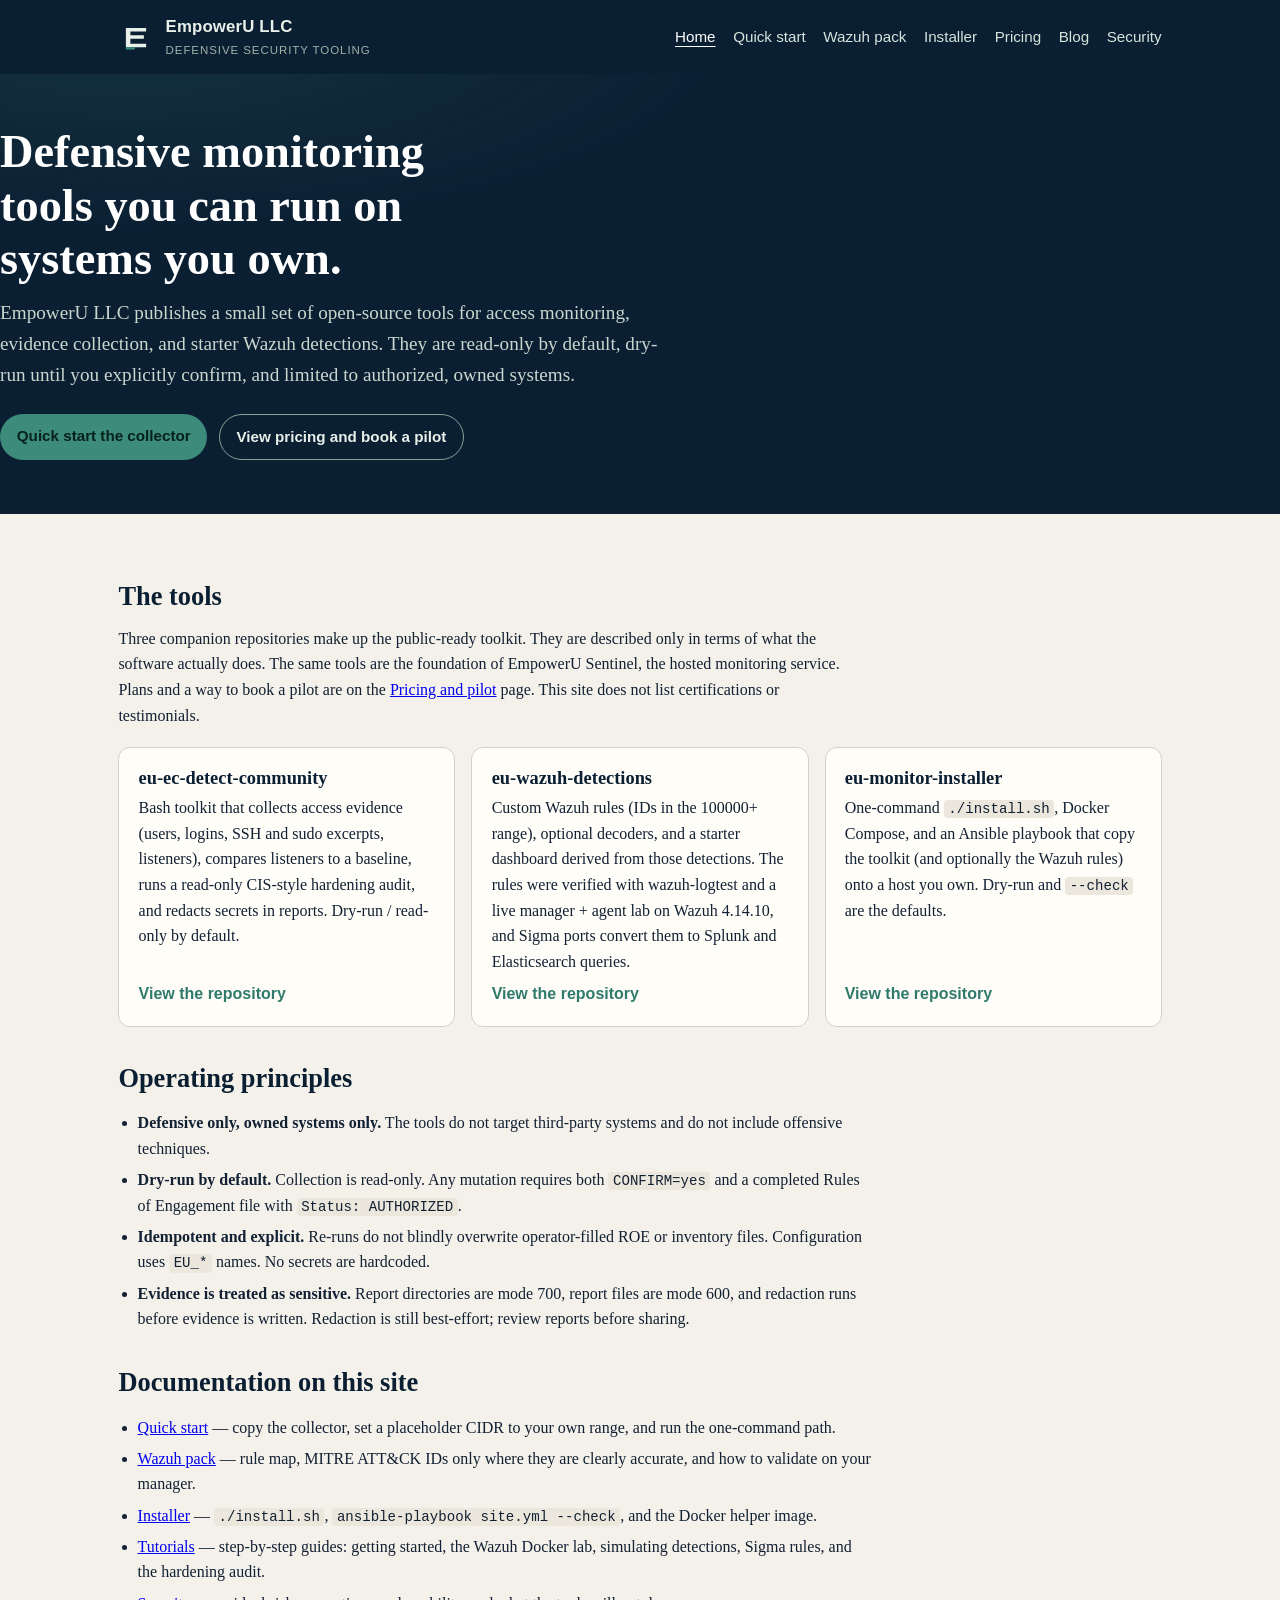
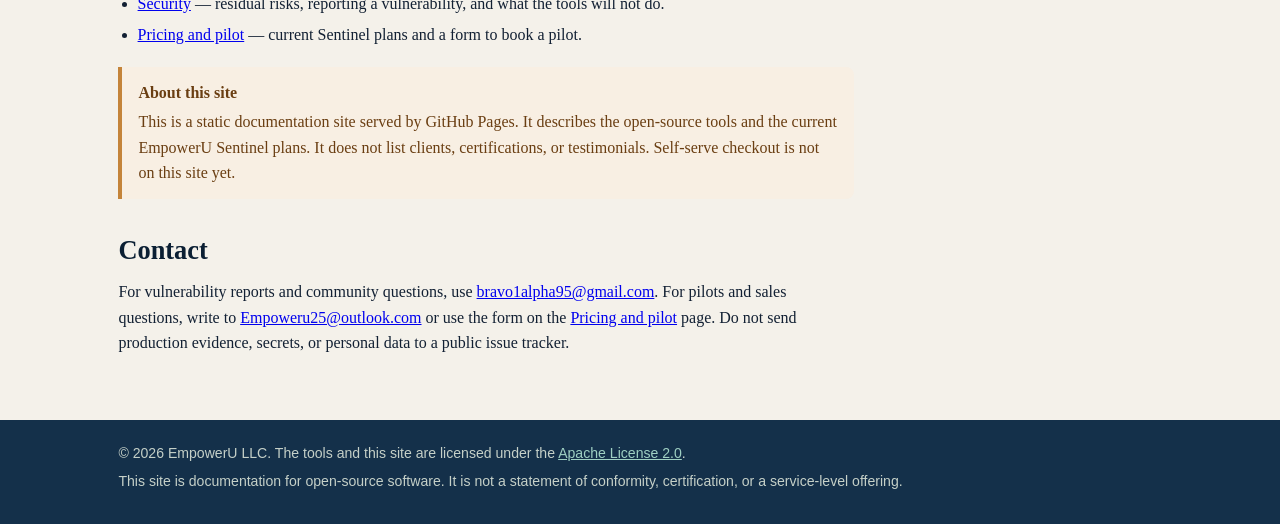
<file: index.html>
<!DOCTYPE html>
<html lang="en">
<head>
  <meta charset="utf-8">
  <meta name="viewport" content="width=device-width, initial-scale=1">
  <meta name="description" content="Open-source defensive security tooling published by EmpowerU LLC, plus EmpowerU Sentinel plans and a way to book a pilot.">
  <title>EmpowerU LLC — defensive security tooling</title>
  <link rel="stylesheet" href="css/styles.css">
  <link rel="icon" href="assets/mark.svg" type="image/svg+xml">
</head>
<body>
  <a class="skip" href="#content">Skip to content</a>
  <header class="site">
    <div class="wrap">
      <a class="brand" href="index.html">
        <img src="assets/mark.svg" alt="">
        <span>EmpowerU LLC<small>Defensive security tooling</small></span>
      </a>
      <nav class="primary" aria-label="Primary">
        <a href="index.html" aria-current="page">Home</a>
        <a href="docs/quick-start.html">Quick start</a>
        <a href="docs/wazuh-pack.html">Wazuh pack</a>
        <a href="docs/installer.html">Installer</a>
        <a href="docs/pricing.html">Pricing</a>
        <a href="blog/index.html">Blog</a>
        <a href="docs/security.html">Security</a>
      </nav>
    </div>
  </header>

  <div class="hero">
    <div class="wrap">
      <h1>Defensive monitoring tools you can run on systems you own.</h1>
      <p class="lede">EmpowerU LLC publishes a small set of open-source tools for access monitoring, evidence collection, and starter Wazuh detections. They are read-only by default, dry-run until you explicitly confirm, and limited to authorized, owned systems.</p>
      <div class="actions">
        <a class="btn" href="docs/quick-start.html">Quick start the collector</a>
        <a class="btn-secondary" href="docs/pricing.html">View pricing and book a pilot</a>
      </div>
    </div>
  </div>

  <main id="content">
    <div class="wrap prose">
      <h2 id="tools">The tools</h2>
      <p>Three companion repositories make up the public-ready toolkit. They are described only in terms of what the software actually does. The same tools are the foundation of EmpowerU Sentinel, the hosted monitoring service. Plans and a way to book a pilot are on the <a href="docs/pricing.html">Pricing and pilot</a> page. This site does not list certifications or testimonials.</p>

      <div class="cards">
        <article class="card">
          <h3>eu-ec-detect-community</h3>
          <p>Bash toolkit that collects access evidence (users, logins, SSH and sudo excerpts, listeners), compares listeners to a baseline, runs a read-only CIS-style hardening audit, and redacts secrets in reports. Dry-run / read-only by default.</p>
          <a href="https://github.com/bravo1alpha95-dev/eu-ec-detect-community">View the repository</a>
        </article>
        <article class="card">
          <h3>eu-wazuh-detections</h3>
          <p>Custom Wazuh rules (IDs in the 100000+ range), optional decoders, and a starter dashboard derived from those detections. The rules were verified with wazuh-logtest and a live manager + agent lab on Wazuh 4.14.10, and Sigma ports convert them to Splunk and Elasticsearch queries.</p>
          <a href="https://github.com/bravo1alpha95-dev/eu-wazuh-detections">View the repository</a>
        </article>
        <article class="card">
          <h3>eu-monitor-installer</h3>
          <p>One-command <code>./install.sh</code>, Docker Compose, and an Ansible playbook that copy the toolkit (and optionally the Wazuh rules) onto a host you own. Dry-run and <code>--check</code> are the defaults.</p>
          <a href="https://github.com/bravo1alpha95-dev/eu-monitor-installer">View the repository</a>
        </article>
      </div>

      <h2>Operating principles</h2>
      <ul class="principles">
        <li><strong>Defensive only, owned systems only.</strong> The tools do not target third-party systems and do not include offensive techniques.</li>
        <li><strong>Dry-run by default.</strong> Collection is read-only. Any mutation requires both <code>CONFIRM=yes</code> and a completed Rules of Engagement file with <code>Status: AUTHORIZED</code>.</li>
        <li><strong>Idempotent and explicit.</strong> Re-runs do not blindly overwrite operator-filled ROE or inventory files. Configuration uses <code>EU_*</code> names. No secrets are hardcoded.</li>
        <li><strong>Evidence is treated as sensitive.</strong> Report directories are mode 700, report files are mode 600, and redaction runs before evidence is written. Redaction is still best-effort; review reports before sharing.</li>
      </ul>

      <h2>Documentation on this site</h2>
      <ul class="principles">
        <li><a href="docs/quick-start.html">Quick start</a> — copy the collector, set a placeholder CIDR to your own range, and run the one-command path.</li>
        <li><a href="docs/wazuh-pack.html">Wazuh pack</a> — rule map, MITRE ATT&amp;CK IDs only where they are clearly accurate, and how to validate on your manager.</li>
        <li><a href="docs/installer.html">Installer</a> — <code>./install.sh</code>, <code>ansible-playbook site.yml --check</code>, and the Docker helper image.</li>
        <li><a href="blog/index.html">Tutorials</a> — step-by-step guides: getting started, the Wazuh Docker lab, simulating detections, Sigma rules, and the hardening audit.</li>
        <li><a href="docs/security.html">Security</a> — residual risks, reporting a vulnerability, and what the tools will not do.</li>
        <li><a href="docs/pricing.html">Pricing and pilot</a> — current Sentinel plans and a form to book a pilot.</li>
      </ul>

      <div class="callout">
        <strong>About this site</strong>
        This is a static documentation site served by GitHub Pages. It describes the open-source tools and the current EmpowerU Sentinel plans. It does not list clients, certifications, or testimonials. Self-serve checkout is not on this site yet.
      </div>

      <h2>Contact</h2>
      <p>For vulnerability reports and community questions, use <a href="mailto:bravo1alpha95@gmail.com">bravo1alpha95@gmail.com</a>. For pilots and sales questions, write to <a href="mailto:Empoweru25@outlook.com">Empoweru25@outlook.com</a> or use the form on the <a href="docs/pricing.html">Pricing and pilot</a> page. Do not send production evidence, secrets, or personal data to a public issue tracker.</p>
    </div>
  </main>

  <footer class="site">
    <div class="wrap">
      <p>© 2026 EmpowerU LLC. The tools and this site are licensed under the <a href="https://github.com/bravo1alpha95-dev/eu-security-site/blob/main/LICENSE">Apache License 2.0</a>.</p>
      <p>This site is documentation for open-source software. It is not a statement of conformity, certification, or a service-level offering.</p>
    </div>
  </footer>
</body>
</html>
</file>
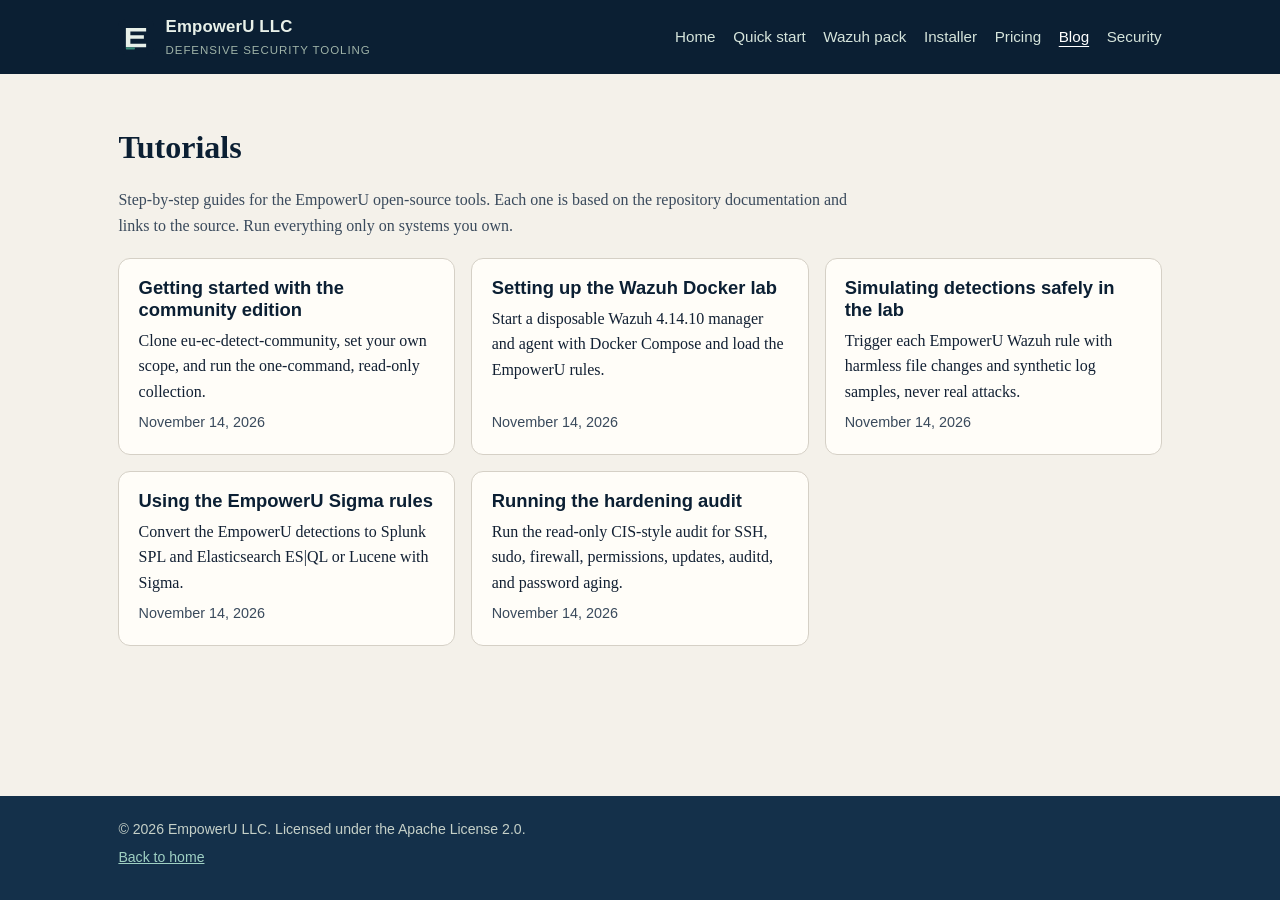
<file: blog/index.html>
<!DOCTYPE html>
<html lang="en">
<head>
  <meta charset="utf-8">
  <meta name="viewport" content="width=device-width, initial-scale=1">
  <meta name="description" content="Step-by-step tutorials for the EmpowerU open-source defensive security tools.">
  <title>Tutorials — EmpowerU LLC</title>
  <link rel="stylesheet" href="../css/styles.css">
  <link rel="icon" href="../assets/mark.svg" type="image/svg+xml">
</head>
<body>
  <a class="skip" href="#content">Skip to content</a>
  <header class="site">
    <div class="wrap">
      <a class="brand" href="../index.html">
        <img src="../assets/mark.svg" alt="">
        <span>EmpowerU LLC<small>Defensive security tooling</small></span>
      </a>
      <nav class="primary" aria-label="Primary">
        <a href="../index.html">Home</a>
        <a href="../docs/quick-start.html">Quick start</a>
        <a href="../docs/wazuh-pack.html">Wazuh pack</a>
        <a href="../docs/installer.html">Installer</a>
        <a href="../docs/pricing.html">Pricing</a>
        <a href="../blog/index.html" aria-current="page">Blog</a>
        <a href="../docs/security.html">Security</a>
      </nav>
    </div>
  </header>

  <main id="content">
    <div class="wrap prose">
      <h1>Tutorials</h1>
      <p class="muted">Step-by-step guides for the EmpowerU open-source tools. Each one is based on the repository documentation and links to the source. Run everything only on systems you own.</p>
      <div class="cards">
        <article class="card">
          <h3><a href="getting-started-community-edition.html">Getting started with the community edition</a></h3>
          <p>Clone eu-ec-detect-community, set your own scope, and run the one-command, read-only collection.</p>
          <p class="post-meta"><time datetime="2026-11-14">November 14, 2026</time></p>
        </article>
        <article class="card">
          <h3><a href="wazuh-docker-lab.html">Setting up the Wazuh Docker lab</a></h3>
          <p>Start a disposable Wazuh 4.14.10 manager and agent with Docker Compose and load the EmpowerU rules.</p>
          <p class="post-meta"><time datetime="2026-11-14">November 14, 2026</time></p>
        </article>
        <article class="card">
          <h3><a href="simulating-detections.html">Simulating detections safely in the lab</a></h3>
          <p>Trigger each EmpowerU Wazuh rule with harmless file changes and synthetic log samples, never real attacks.</p>
          <p class="post-meta"><time datetime="2026-11-14">November 14, 2026</time></p>
        </article>
        <article class="card">
          <h3><a href="sigma-rules.html">Using the EmpowerU Sigma rules</a></h3>
          <p>Convert the EmpowerU detections to Splunk SPL and Elasticsearch ES|QL or Lucene with Sigma.</p>
          <p class="post-meta"><time datetime="2026-11-14">November 14, 2026</time></p>
        </article>
        <article class="card">
          <h3><a href="hardening-audit.html">Running the hardening audit</a></h3>
          <p>Run the read-only CIS-style audit for SSH, sudo, firewall, permissions, updates, auditd, and password aging.</p>
          <p class="post-meta"><time datetime="2026-11-14">November 14, 2026</time></p>
        </article>
      </div>
    </div>
  </main>

  <footer class="site">
    <div class="wrap">
      <p>© 2026 EmpowerU LLC. Licensed under the Apache License 2.0.</p>
      <p><a href="../index.html">Back to home</a></p>
    </div>
  </footer>
</body>
</html>
</file>
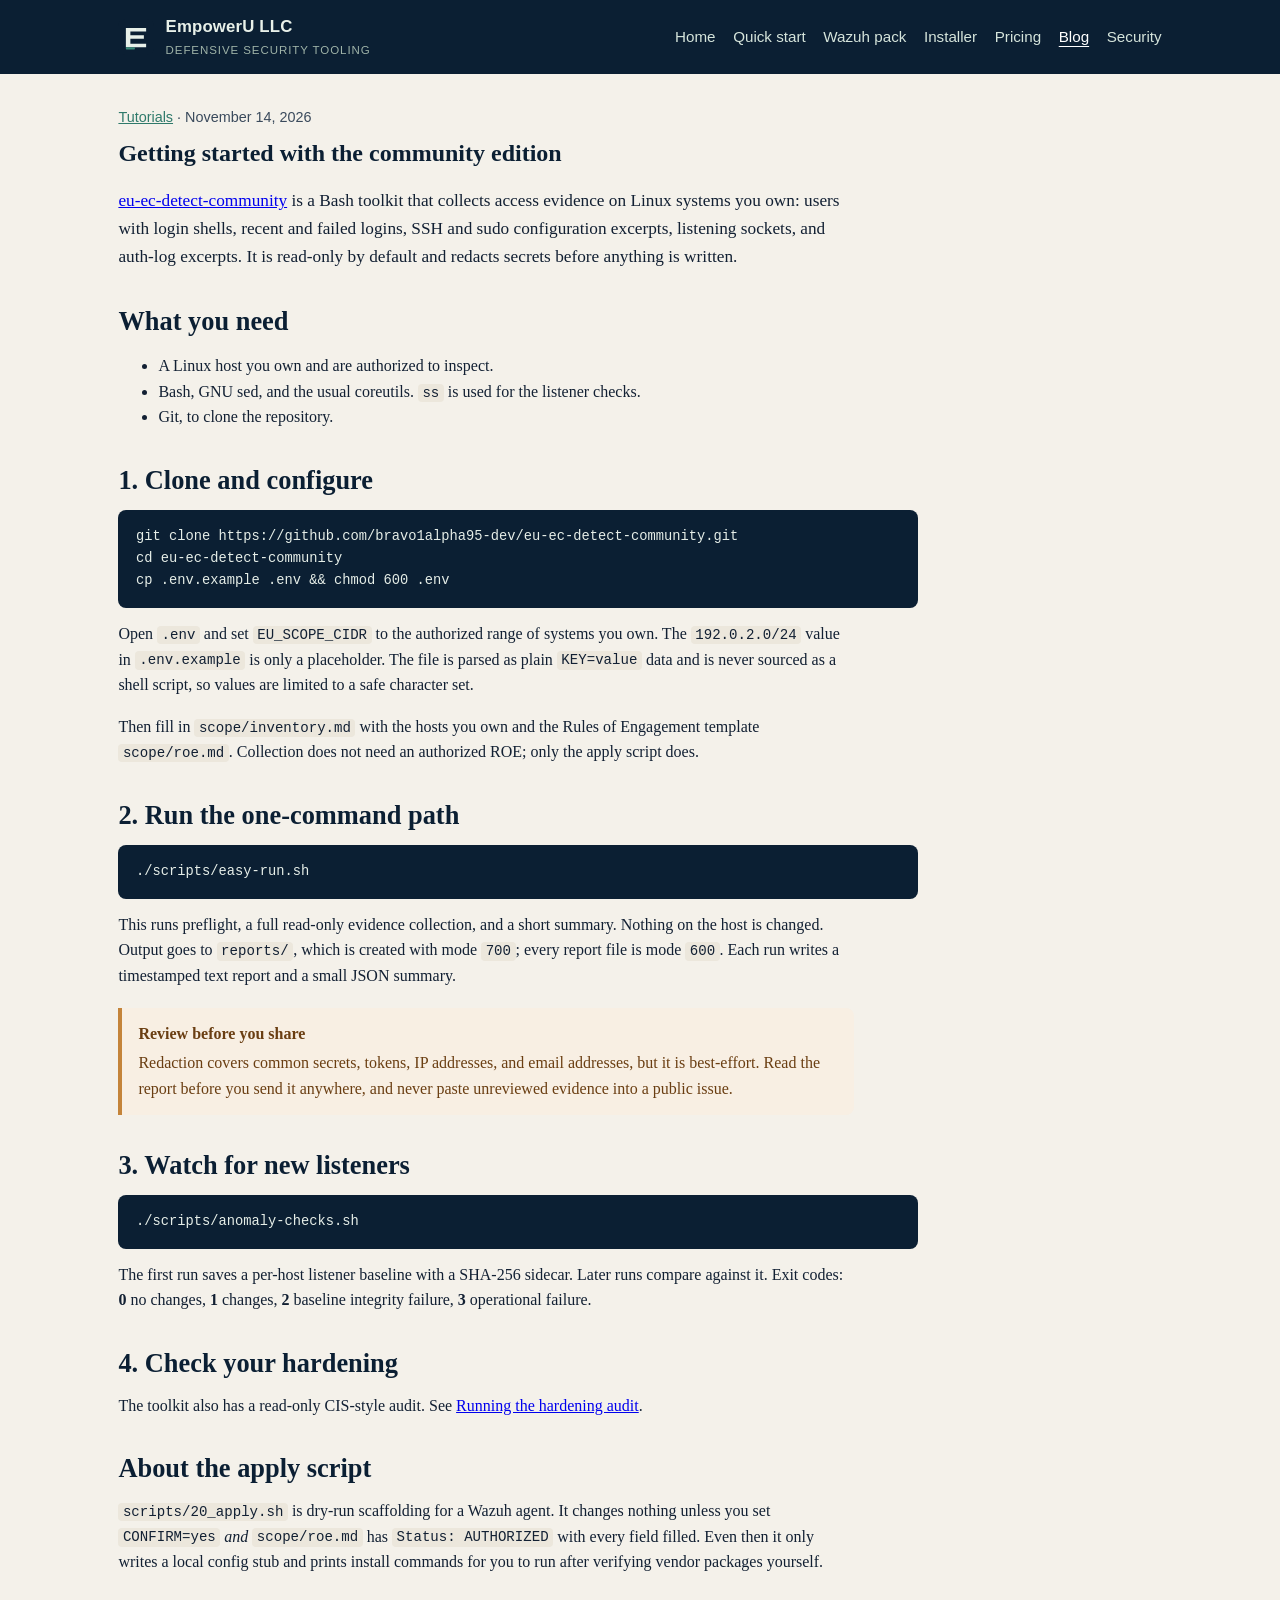
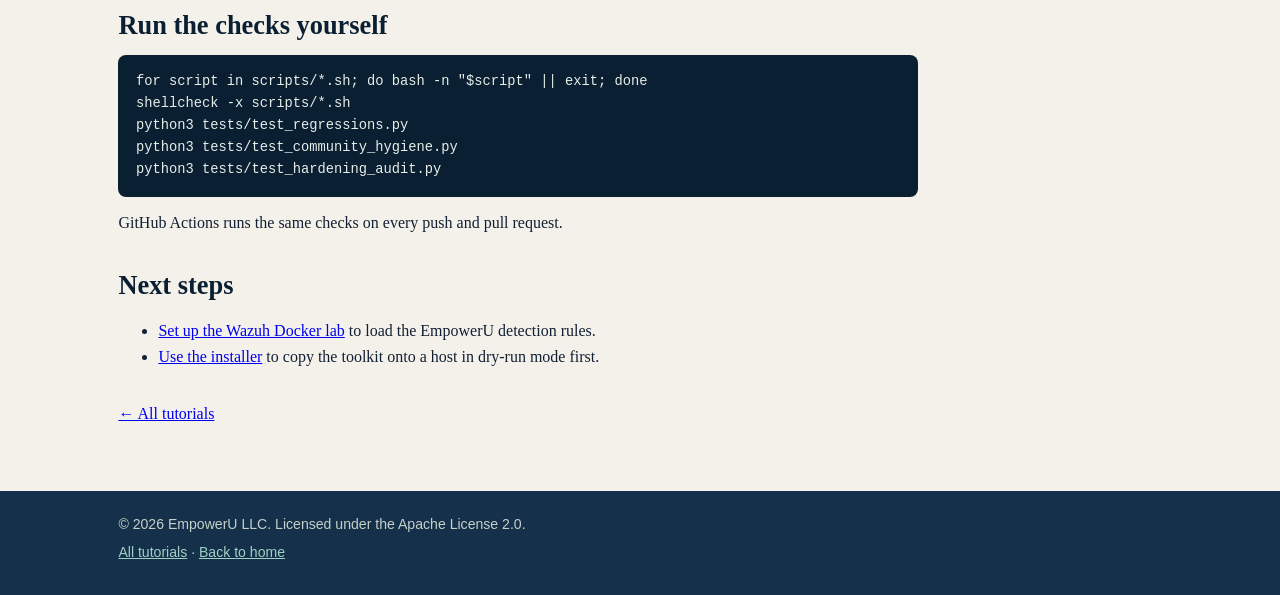
<file: blog/getting-started-community-edition.html>
<!DOCTYPE html>
<html lang="en">
<head>
  <meta charset="utf-8">
  <meta name="viewport" content="width=device-width, initial-scale=1">
  <meta name="description" content="Install and run the read-only EmpowerU community access-monitoring toolkit on a system you own.">
  <title>Getting started with the community edition — EmpowerU LLC</title>
  <link rel="stylesheet" href="../css/styles.css">
  <link rel="icon" href="../assets/mark.svg" type="image/svg+xml">
</head>
<body>
  <a class="skip" href="#content">Skip to content</a>
  <header class="site">
    <div class="wrap">
      <a class="brand" href="../index.html">
        <img src="../assets/mark.svg" alt="">
        <span>EmpowerU LLC<small>Defensive security tooling</small></span>
      </a>
      <nav class="primary" aria-label="Primary">
        <a href="../index.html">Home</a>
        <a href="../docs/quick-start.html">Quick start</a>
        <a href="../docs/wazuh-pack.html">Wazuh pack</a>
        <a href="../docs/installer.html">Installer</a>
        <a href="../docs/pricing.html">Pricing</a>
        <a href="../blog/index.html" aria-current="page">Blog</a>
        <a href="../docs/security.html">Security</a>
      </nav>
    </div>
  </header>

  <main id="content">
    <div class="wrap prose">
      <p class="post-meta"><a href="index.html">Tutorials</a> · <time datetime="2026-11-14">November 14, 2026</time></p>
      <article class="post">
      <h1>Getting started with the community edition</h1>
      <p class="lede-dark"><a href="https://github.com/bravo1alpha95-dev/eu-ec-detect-community">eu-ec-detect-community</a> is a Bash toolkit that collects access evidence on Linux systems you own: users with login shells, recent and failed logins, SSH and sudo configuration excerpts, listening sockets, and auth-log excerpts. It is read-only by default and redacts secrets before anything is written.</p>

      <h2>What you need</h2>
      <ul>
        <li>A Linux host you own and are authorized to inspect.</li>
        <li>Bash, GNU sed, and the usual coreutils. <code>ss</code> is used for the listener checks.</li>
        <li>Git, to clone the repository.</li>
      </ul>

      <h2>1. Clone and configure</h2>
      <pre><code>git clone https://github.com/bravo1alpha95-dev/eu-ec-detect-community.git
cd eu-ec-detect-community
cp .env.example .env &amp;&amp; chmod 600 .env</code></pre>
      <p>Open <code>.env</code> and set <code>EU_SCOPE_CIDR</code> to the authorized range of systems you own. The <code>192.0.2.0/24</code> value in <code>.env.example</code> is only a placeholder. The file is parsed as plain <code>KEY=value</code> data and is never sourced as a shell script, so values are limited to a safe character set.</p>
      <p>Then fill in <code>scope/inventory.md</code> with the hosts you own and the Rules of Engagement template <code>scope/roe.md</code>. Collection does not need an authorized ROE; only the apply script does.</p>

      <h2>2. Run the one-command path</h2>
      <pre><code>./scripts/easy-run.sh</code></pre>
      <p>This runs preflight, a full read-only evidence collection, and a short summary. Nothing on the host is changed. Output goes to <code>reports/</code>, which is created with mode <code>700</code>; every report file is mode <code>600</code>. Each run writes a timestamped text report and a small JSON summary.</p>
      <div class="callout">
        <strong>Review before you share</strong>
        Redaction covers common secrets, tokens, IP addresses, and email addresses, but it is best-effort. Read the report before you send it anywhere, and never paste unreviewed evidence into a public issue.
      </div>

      <h2>3. Watch for new listeners</h2>
      <pre><code>./scripts/anomaly-checks.sh</code></pre>
      <p>The first run saves a per-host listener baseline with a SHA-256 sidecar. Later runs compare against it. Exit codes: <strong>0</strong> no changes, <strong>1</strong> changes, <strong>2</strong> baseline integrity failure, <strong>3</strong> operational failure.</p>

      <h2>4. Check your hardening</h2>
      <p>The toolkit also has a read-only CIS-style audit. See <a href="hardening-audit.html">Running the hardening audit</a>.</p>

      <h2>About the apply script</h2>
      <p><code>scripts/20_apply.sh</code> is dry-run scaffolding for a Wazuh agent. It changes nothing unless you set <code>CONFIRM=yes</code> <em>and</em> <code>scope/roe.md</code> has <code>Status: AUTHORIZED</code> with every field filled. Even then it only writes a local config stub and prints install commands for you to run after verifying vendor packages yourself.</p>

      <h2>Run the checks yourself</h2>
      <pre><code>for script in scripts/*.sh; do bash -n "$script" || exit; done
shellcheck -x scripts/*.sh
python3 tests/test_regressions.py
python3 tests/test_community_hygiene.py
python3 tests/test_hardening_audit.py</code></pre>
      <p>GitHub Actions runs the same checks on every push and pull request.</p>

      <h2>Next steps</h2>
      <ul>
        <li><a href="wazuh-docker-lab.html">Set up the Wazuh Docker lab</a> to load the EmpowerU detection rules.</li>
        <li><a href="../docs/installer.html">Use the installer</a> to copy the toolkit onto a host in dry-run mode first.</li>
      </ul>
      </article>
      <p class="post-nav"><a href="index.html">← All tutorials</a></p>
    </div>
  </main>

  <footer class="site">
    <div class="wrap">
      <p>© 2026 EmpowerU LLC. Licensed under the Apache License 2.0.</p>
      <p><a href="index.html">All tutorials</a> · <a href="../index.html">Back to home</a></p>
    </div>
  </footer>
</body>
</html>
</file>
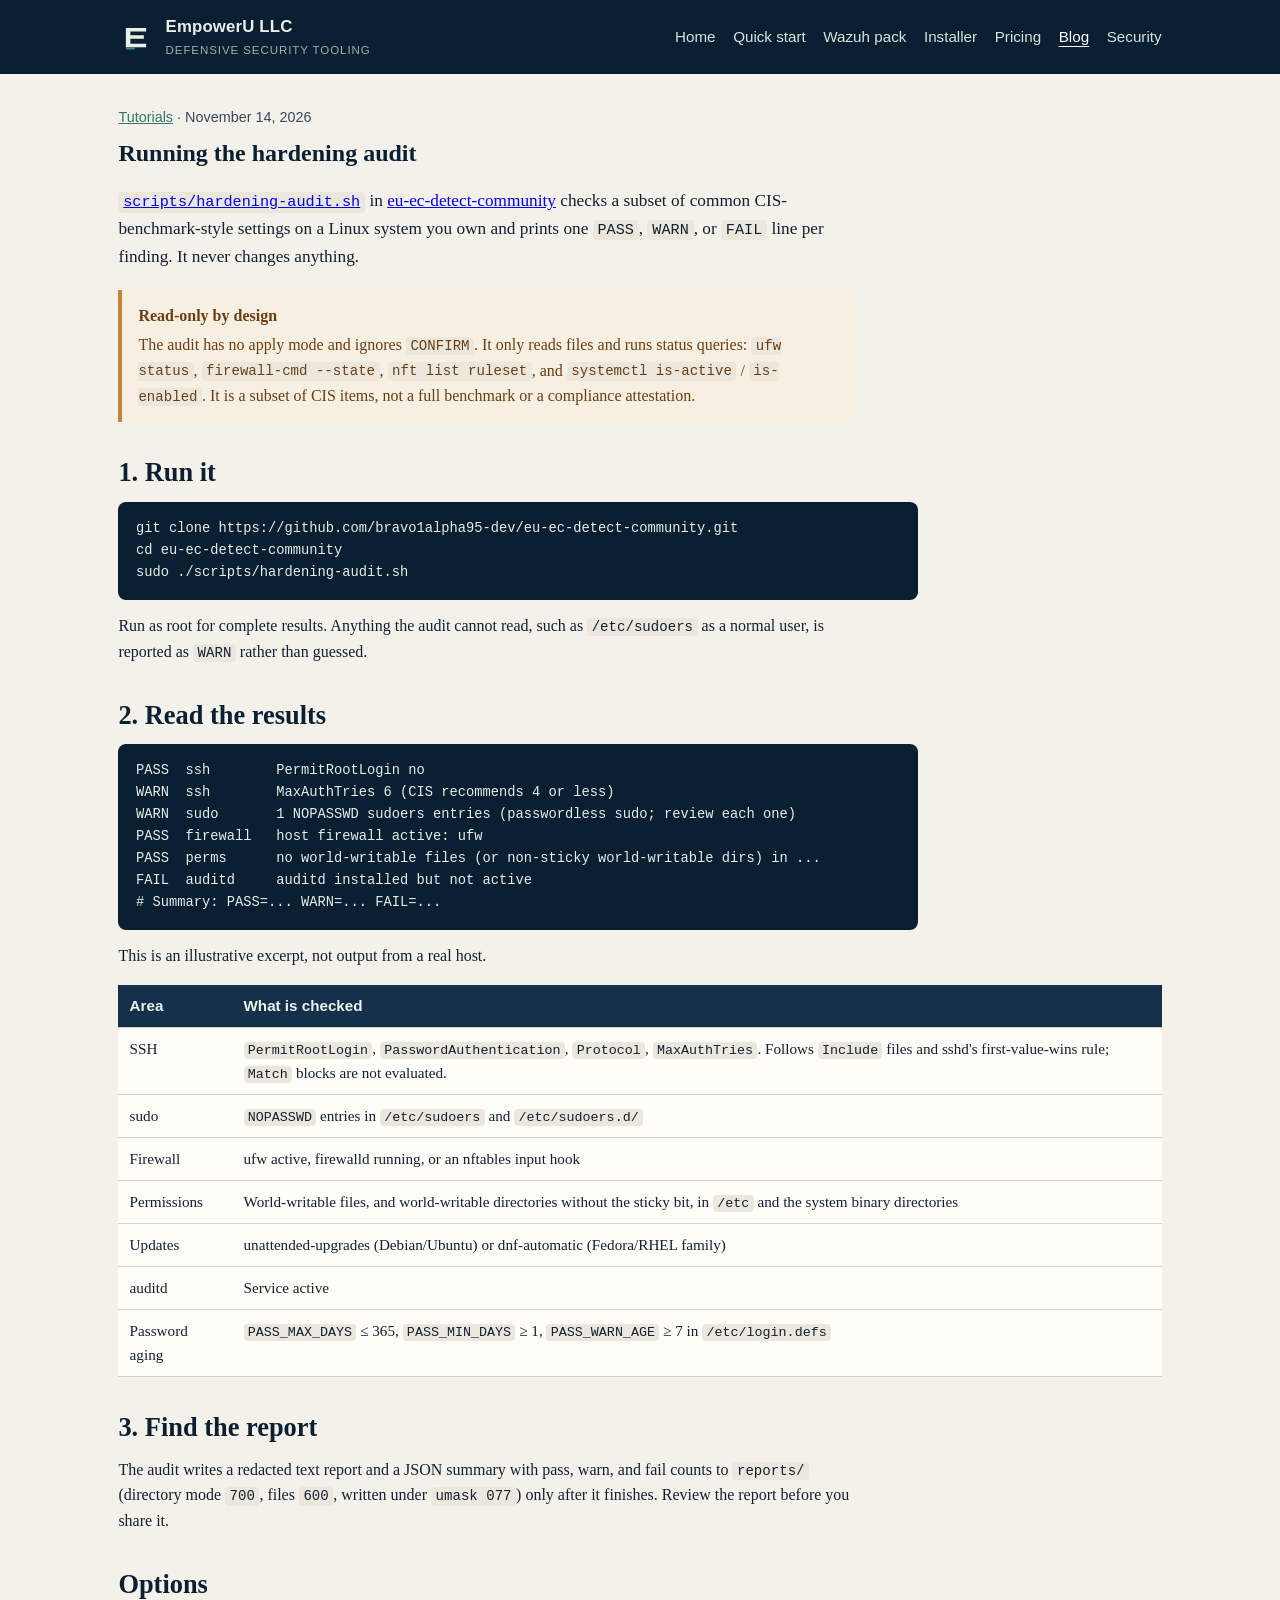
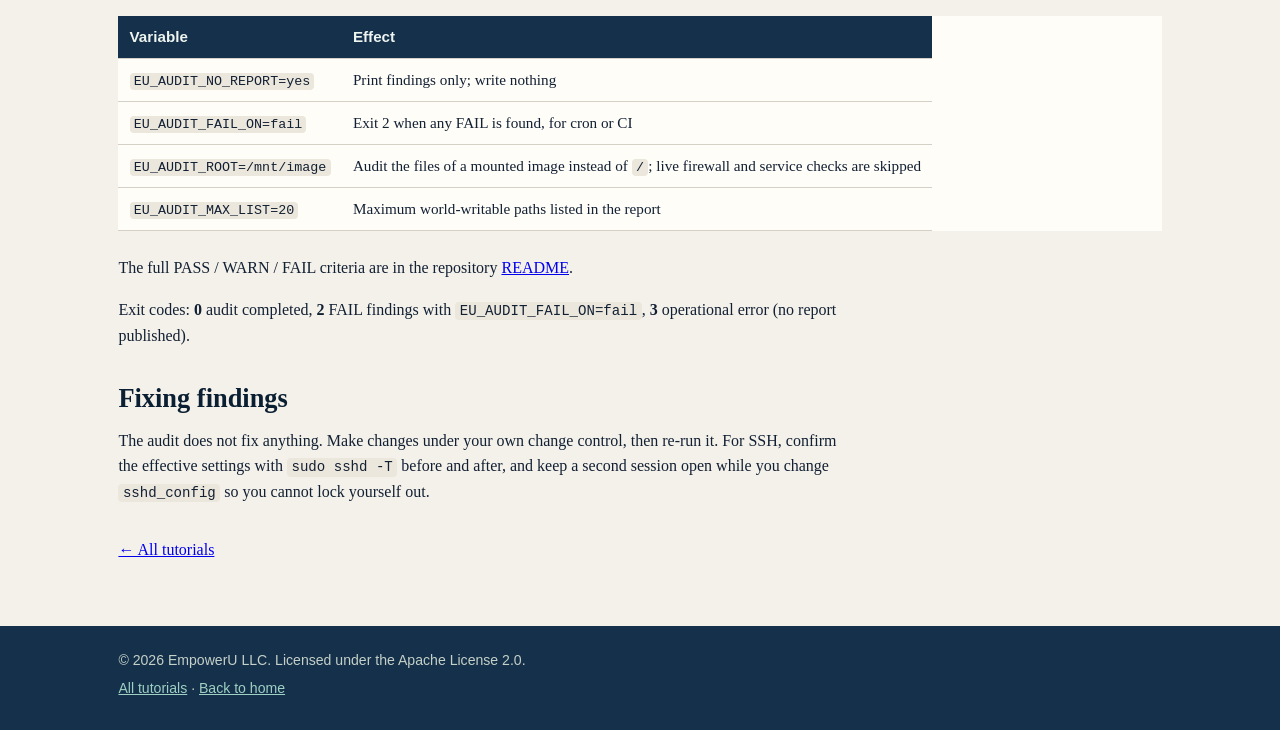
<file: blog/hardening-audit.html>
<!DOCTYPE html>
<html lang="en">
<head>
  <meta charset="utf-8">
  <meta name="viewport" content="width=device-width, initial-scale=1">
  <meta name="description" content="Run the read-only CIS-style hardening audit from the EmpowerU community toolkit and read its PASS/WARN/FAIL output.">
  <title>Running the hardening audit — EmpowerU LLC</title>
  <link rel="stylesheet" href="../css/styles.css">
  <link rel="icon" href="../assets/mark.svg" type="image/svg+xml">
</head>
<body>
  <a class="skip" href="#content">Skip to content</a>
  <header class="site">
    <div class="wrap">
      <a class="brand" href="../index.html">
        <img src="../assets/mark.svg" alt="">
        <span>EmpowerU LLC<small>Defensive security tooling</small></span>
      </a>
      <nav class="primary" aria-label="Primary">
        <a href="../index.html">Home</a>
        <a href="../docs/quick-start.html">Quick start</a>
        <a href="../docs/wazuh-pack.html">Wazuh pack</a>
        <a href="../docs/installer.html">Installer</a>
        <a href="../docs/pricing.html">Pricing</a>
        <a href="../blog/index.html" aria-current="page">Blog</a>
        <a href="../docs/security.html">Security</a>
      </nav>
    </div>
  </header>

  <main id="content">
    <div class="wrap prose">
      <p class="post-meta"><a href="index.html">Tutorials</a> · <time datetime="2026-11-14">November 14, 2026</time></p>
      <article class="post">
      <h1>Running the hardening audit</h1>
      <p class="lede-dark"><a href="https://github.com/bravo1alpha95-dev/eu-ec-detect-community/blob/main/scripts/hardening-audit.sh"><code>scripts/hardening-audit.sh</code></a> in <a href="https://github.com/bravo1alpha95-dev/eu-ec-detect-community">eu-ec-detect-community</a> checks a subset of common CIS-benchmark-style settings on a Linux system you own and prints one <code>PASS</code>, <code>WARN</code>, or <code>FAIL</code> line per finding. It never changes anything.</p>

      <div class="callout">
        <strong>Read-only by design</strong>
        The audit has no apply mode and ignores <code>CONFIRM</code>. It only reads files and runs status queries: <code>ufw status</code>, <code>firewall-cmd --state</code>, <code>nft list ruleset</code>, and <code>systemctl is-active</code> / <code>is-enabled</code>. It is a subset of CIS items, not a full benchmark or a compliance attestation.
      </div>

      <h2>1. Run it</h2>
      <pre><code>git clone https://github.com/bravo1alpha95-dev/eu-ec-detect-community.git
cd eu-ec-detect-community
sudo ./scripts/hardening-audit.sh</code></pre>
      <p>Run as root for complete results. Anything the audit cannot read, such as <code>/etc/sudoers</code> as a normal user, is reported as <code>WARN</code> rather than guessed.</p>

      <h2>2. Read the results</h2>
      <pre><code>PASS  ssh        PermitRootLogin no
WARN  ssh        MaxAuthTries 6 (CIS recommends 4 or less)
WARN  sudo       1 NOPASSWD sudoers entries (passwordless sudo; review each one)
PASS  firewall   host firewall active: ufw
PASS  perms      no world-writable files (or non-sticky world-writable dirs) in ...
FAIL  auditd     auditd installed but not active
# Summary: PASS=... WARN=... FAIL=...</code></pre>
      <p>This is an illustrative excerpt, not output from a real host.</p>
      <table>
        <thead><tr><th>Area</th><th>What is checked</th></tr></thead>
        <tbody>
          <tr><td>SSH</td><td><code>PermitRootLogin</code>, <code>PasswordAuthentication</code>, <code>Protocol</code>, <code>MaxAuthTries</code>. Follows <code>Include</code> files and sshd's first-value-wins rule; <code>Match</code> blocks are not evaluated.</td></tr>
          <tr><td>sudo</td><td><code>NOPASSWD</code> entries in <code>/etc/sudoers</code> and <code>/etc/sudoers.d/</code></td></tr>
          <tr><td>Firewall</td><td>ufw active, firewalld running, or an nftables input hook</td></tr>
          <tr><td>Permissions</td><td>World-writable files, and world-writable directories without the sticky bit, in <code>/etc</code> and the system binary directories</td></tr>
          <tr><td>Updates</td><td>unattended-upgrades (Debian/Ubuntu) or dnf-automatic (Fedora/RHEL family)</td></tr>
          <tr><td>auditd</td><td>Service active</td></tr>
          <tr><td>Password aging</td><td><code>PASS_MAX_DAYS</code> ≤ 365, <code>PASS_MIN_DAYS</code> ≥ 1, <code>PASS_WARN_AGE</code> ≥ 7 in <code>/etc/login.defs</code></td></tr>
        </tbody>
      </table>

      <h2>3. Find the report</h2>
      <p>The audit writes a redacted text report and a JSON summary with pass, warn, and fail counts to <code>reports/</code> (directory mode <code>700</code>, files <code>600</code>, written under <code>umask 077</code>) only after it finishes. Review the report before you share it.</p>

      <h2>Options</h2>
      <table>
        <thead><tr><th>Variable</th><th>Effect</th></tr></thead>
        <tbody>
          <tr><td><code>EU_AUDIT_NO_REPORT=yes</code></td><td>Print findings only; write nothing</td></tr>
          <tr><td><code>EU_AUDIT_FAIL_ON=fail</code></td><td>Exit 2 when any FAIL is found, for cron or CI</td></tr>
          <tr><td><code>EU_AUDIT_ROOT=/mnt/image</code></td><td>Audit the files of a mounted image instead of <code>/</code>; live firewall and service checks are skipped</td></tr>
          <tr><td><code>EU_AUDIT_MAX_LIST=20</code></td><td>Maximum world-writable paths listed in the report</td></tr>
        </tbody>
      </table>
      <p>The full PASS / WARN / FAIL criteria are in the repository <a href="https://github.com/bravo1alpha95-dev/eu-ec-detect-community#hardening-audit">README</a>.</p>
      <p>Exit codes: <strong>0</strong> audit completed, <strong>2</strong> FAIL findings with <code>EU_AUDIT_FAIL_ON=fail</code>, <strong>3</strong> operational error (no report published).</p>

      <h2>Fixing findings</h2>
      <p>The audit does not fix anything. Make changes under your own change control, then re-run it. For SSH, confirm the effective settings with <code>sudo sshd -T</code> before and after, and keep a second session open while you change <code>sshd_config</code> so you cannot lock yourself out.</p>
      </article>
      <p class="post-nav"><a href="index.html">← All tutorials</a></p>
    </div>
  </main>

  <footer class="site">
    <div class="wrap">
      <p>© 2026 EmpowerU LLC. Licensed under the Apache License 2.0.</p>
      <p><a href="index.html">All tutorials</a> · <a href="../index.html">Back to home</a></p>
    </div>
  </footer>
</body>
</html>
</file>
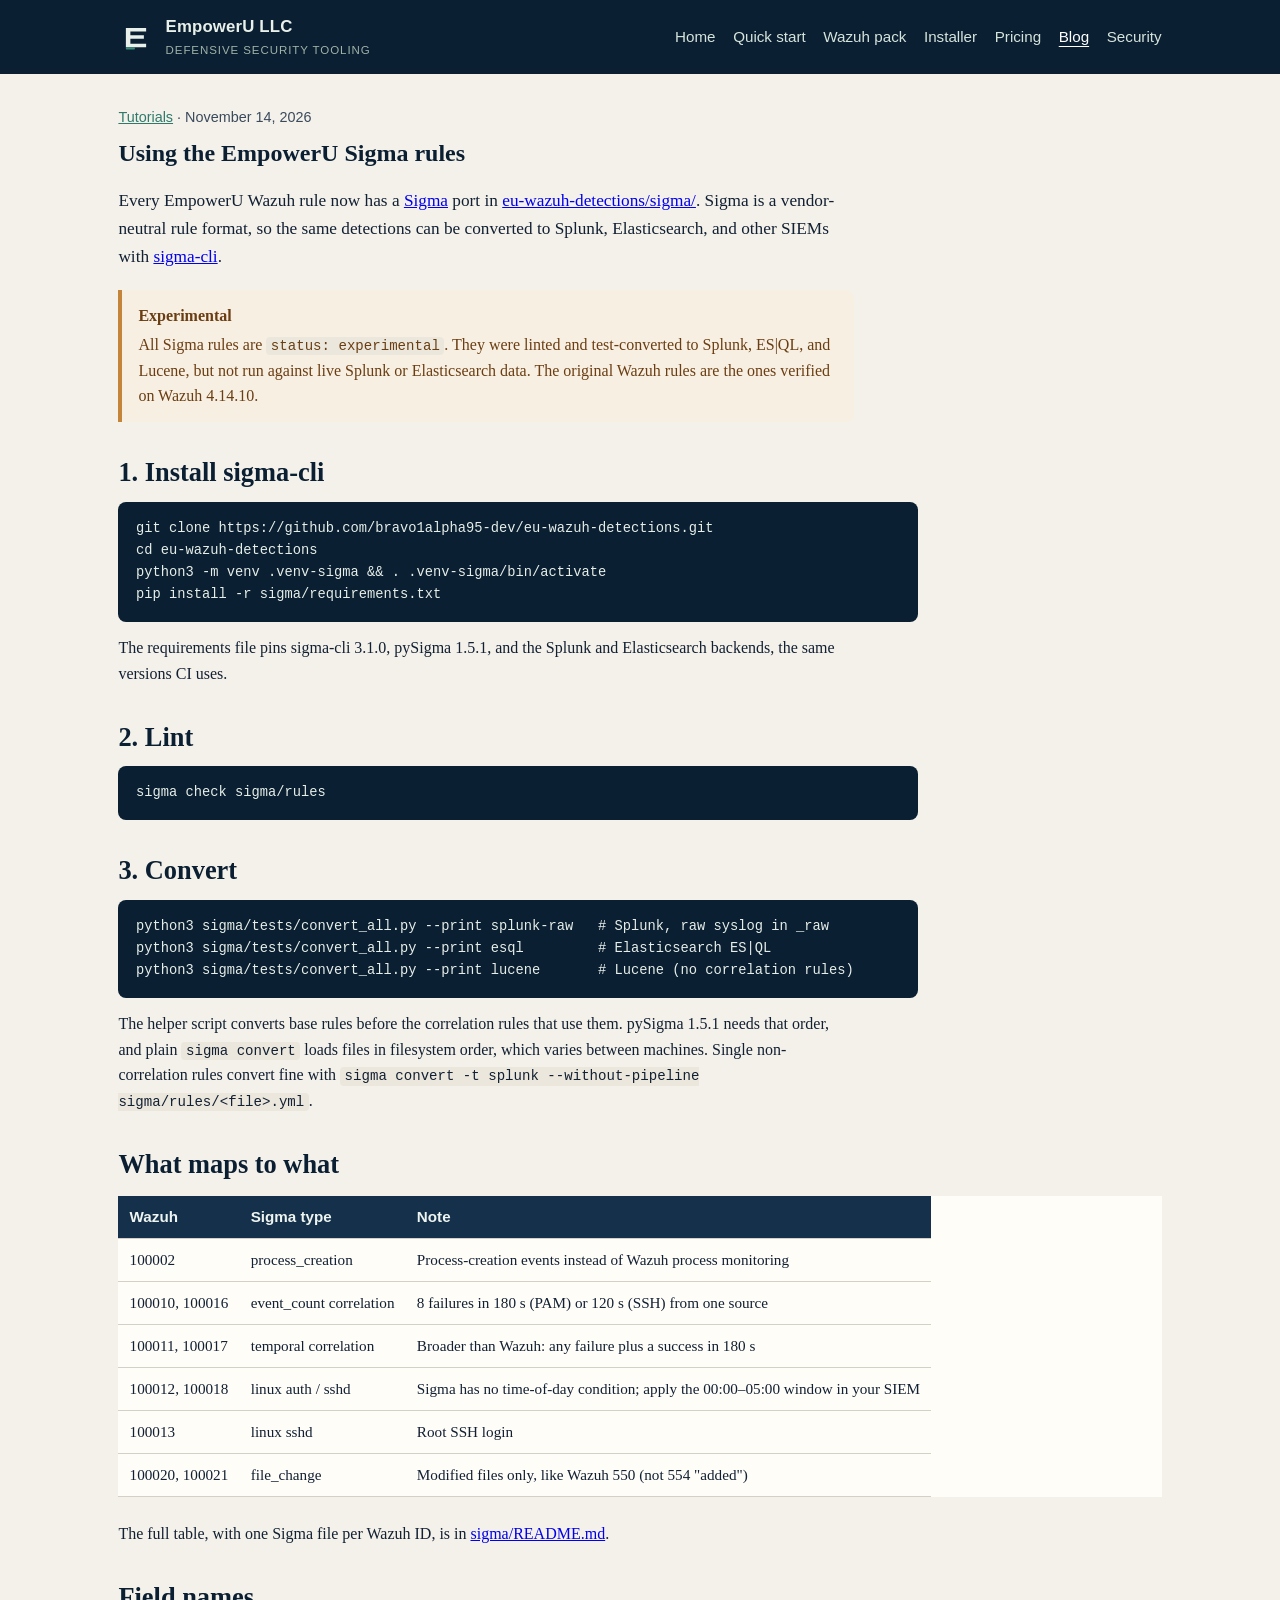
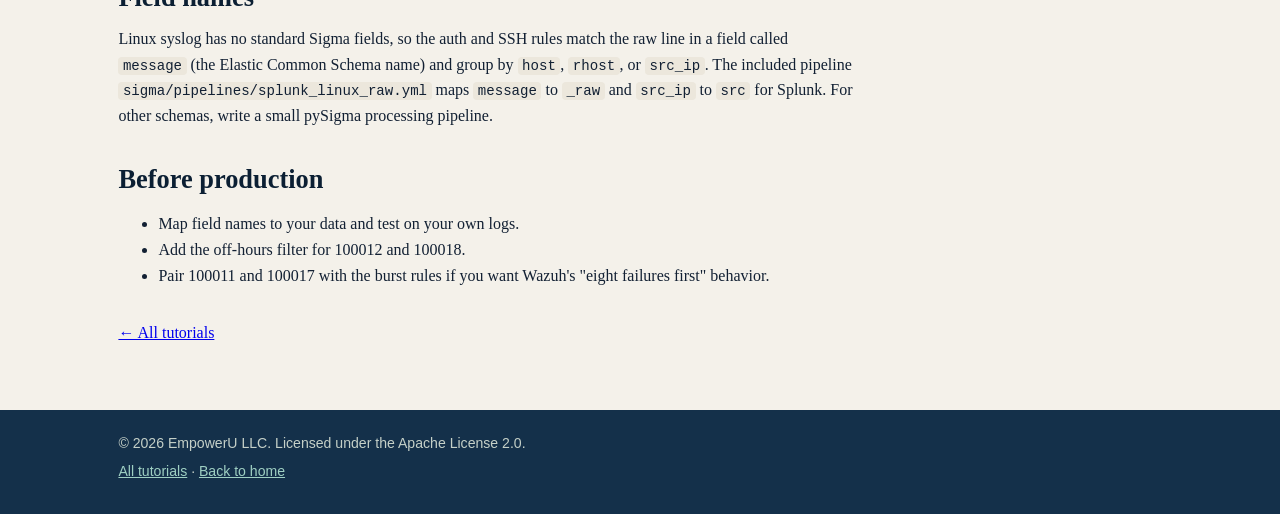
<file: blog/sigma-rules.html>
<!DOCTYPE html>
<html lang="en">
<head>
  <meta charset="utf-8">
  <meta name="viewport" content="width=device-width, initial-scale=1">
  <meta name="description" content="Convert the EmpowerU detections to Splunk and Elasticsearch queries with Sigma and sigma-cli.">
  <title>Using the EmpowerU Sigma rules — EmpowerU LLC</title>
  <link rel="stylesheet" href="../css/styles.css">
  <link rel="icon" href="../assets/mark.svg" type="image/svg+xml">
</head>
<body>
  <a class="skip" href="#content">Skip to content</a>
  <header class="site">
    <div class="wrap">
      <a class="brand" href="../index.html">
        <img src="../assets/mark.svg" alt="">
        <span>EmpowerU LLC<small>Defensive security tooling</small></span>
      </a>
      <nav class="primary" aria-label="Primary">
        <a href="../index.html">Home</a>
        <a href="../docs/quick-start.html">Quick start</a>
        <a href="../docs/wazuh-pack.html">Wazuh pack</a>
        <a href="../docs/installer.html">Installer</a>
        <a href="../docs/pricing.html">Pricing</a>
        <a href="../blog/index.html" aria-current="page">Blog</a>
        <a href="../docs/security.html">Security</a>
      </nav>
    </div>
  </header>

  <main id="content">
    <div class="wrap prose">
      <p class="post-meta"><a href="index.html">Tutorials</a> · <time datetime="2026-11-14">November 14, 2026</time></p>
      <article class="post">
      <h1>Using the EmpowerU Sigma rules</h1>
      <p class="lede-dark">Every EmpowerU Wazuh rule now has a <a href="https://sigmahq.io/">Sigma</a> port in <a href="https://github.com/bravo1alpha95-dev/eu-wazuh-detections/tree/main/sigma">eu-wazuh-detections/sigma/</a>. Sigma is a vendor-neutral rule format, so the same detections can be converted to Splunk, Elasticsearch, and other SIEMs with <a href="https://github.com/SigmaHQ/sigma-cli">sigma-cli</a>.</p>

      <div class="callout">
        <strong>Experimental</strong>
        All Sigma rules are <code>status: experimental</code>. They were linted and test-converted to Splunk, ES|QL, and Lucene, but not run against live Splunk or Elasticsearch data. The original Wazuh rules are the ones verified on Wazuh 4.14.10.
      </div>

      <h2>1. Install sigma-cli</h2>
      <pre><code>git clone https://github.com/bravo1alpha95-dev/eu-wazuh-detections.git
cd eu-wazuh-detections
python3 -m venv .venv-sigma &amp;&amp; . .venv-sigma/bin/activate
pip install -r sigma/requirements.txt</code></pre>
      <p>The requirements file pins sigma-cli 3.1.0, pySigma 1.5.1, and the Splunk and Elasticsearch backends, the same versions CI uses.</p>

      <h2>2. Lint</h2>
      <pre><code>sigma check sigma/rules</code></pre>

      <h2>3. Convert</h2>
      <pre><code>python3 sigma/tests/convert_all.py --print splunk-raw   # Splunk, raw syslog in _raw
python3 sigma/tests/convert_all.py --print esql         # Elasticsearch ES|QL
python3 sigma/tests/convert_all.py --print lucene       # Lucene (no correlation rules)</code></pre>
      <p>The helper script converts base rules before the correlation rules that use them. pySigma 1.5.1 needs that order, and plain <code>sigma convert</code> loads files in filesystem order, which varies between machines. Single non-correlation rules convert fine with <code>sigma convert -t splunk --without-pipeline sigma/rules/&lt;file&gt;.yml</code>.</p>

      <h2>What maps to what</h2>
      <table>
        <thead><tr><th>Wazuh</th><th>Sigma type</th><th>Note</th></tr></thead>
        <tbody>
          <tr><td>100002</td><td>process_creation</td><td>Process-creation events instead of Wazuh process monitoring</td></tr>
          <tr><td>100010, 100016</td><td>event_count correlation</td><td>8 failures in 180 s (PAM) or 120 s (SSH) from one source</td></tr>
          <tr><td>100011, 100017</td><td>temporal correlation</td><td>Broader than Wazuh: any failure plus a success in 180 s</td></tr>
          <tr><td>100012, 100018</td><td>linux auth / sshd</td><td>Sigma has no time-of-day condition; apply the 00:00–05:00 window in your SIEM</td></tr>
          <tr><td>100013</td><td>linux sshd</td><td>Root SSH login</td></tr>
          <tr><td>100020, 100021</td><td>file_change</td><td>Modified files only, like Wazuh 550 (not 554 "added")</td></tr>
        </tbody>
      </table>
      <p>The full table, with one Sigma file per Wazuh ID, is in <a href="https://github.com/bravo1alpha95-dev/eu-wazuh-detections/blob/main/sigma/README.md">sigma/README.md</a>.</p>

      <h2>Field names</h2>
      <p>Linux syslog has no standard Sigma fields, so the auth and SSH rules match the raw line in a field called <code>message</code> (the Elastic Common Schema name) and group by <code>host</code>, <code>rhost</code>, or <code>src_ip</code>. The included pipeline <code>sigma/pipelines/splunk_linux_raw.yml</code> maps <code>message</code> to <code>_raw</code> and <code>src_ip</code> to <code>src</code> for Splunk. For other schemas, write a small pySigma processing pipeline.</p>

      <h2>Before production</h2>
      <ul>
        <li>Map field names to your data and test on your own logs.</li>
        <li>Add the off-hours filter for 100012 and 100018.</li>
        <li>Pair 100011 and 100017 with the burst rules if you want Wazuh's "eight failures first" behavior.</li>
      </ul>
      </article>
      <p class="post-nav"><a href="index.html">← All tutorials</a></p>
    </div>
  </main>

  <footer class="site">
    <div class="wrap">
      <p>© 2026 EmpowerU LLC. Licensed under the Apache License 2.0.</p>
      <p><a href="index.html">All tutorials</a> · <a href="../index.html">Back to home</a></p>
    </div>
  </footer>
</body>
</html>
</file>
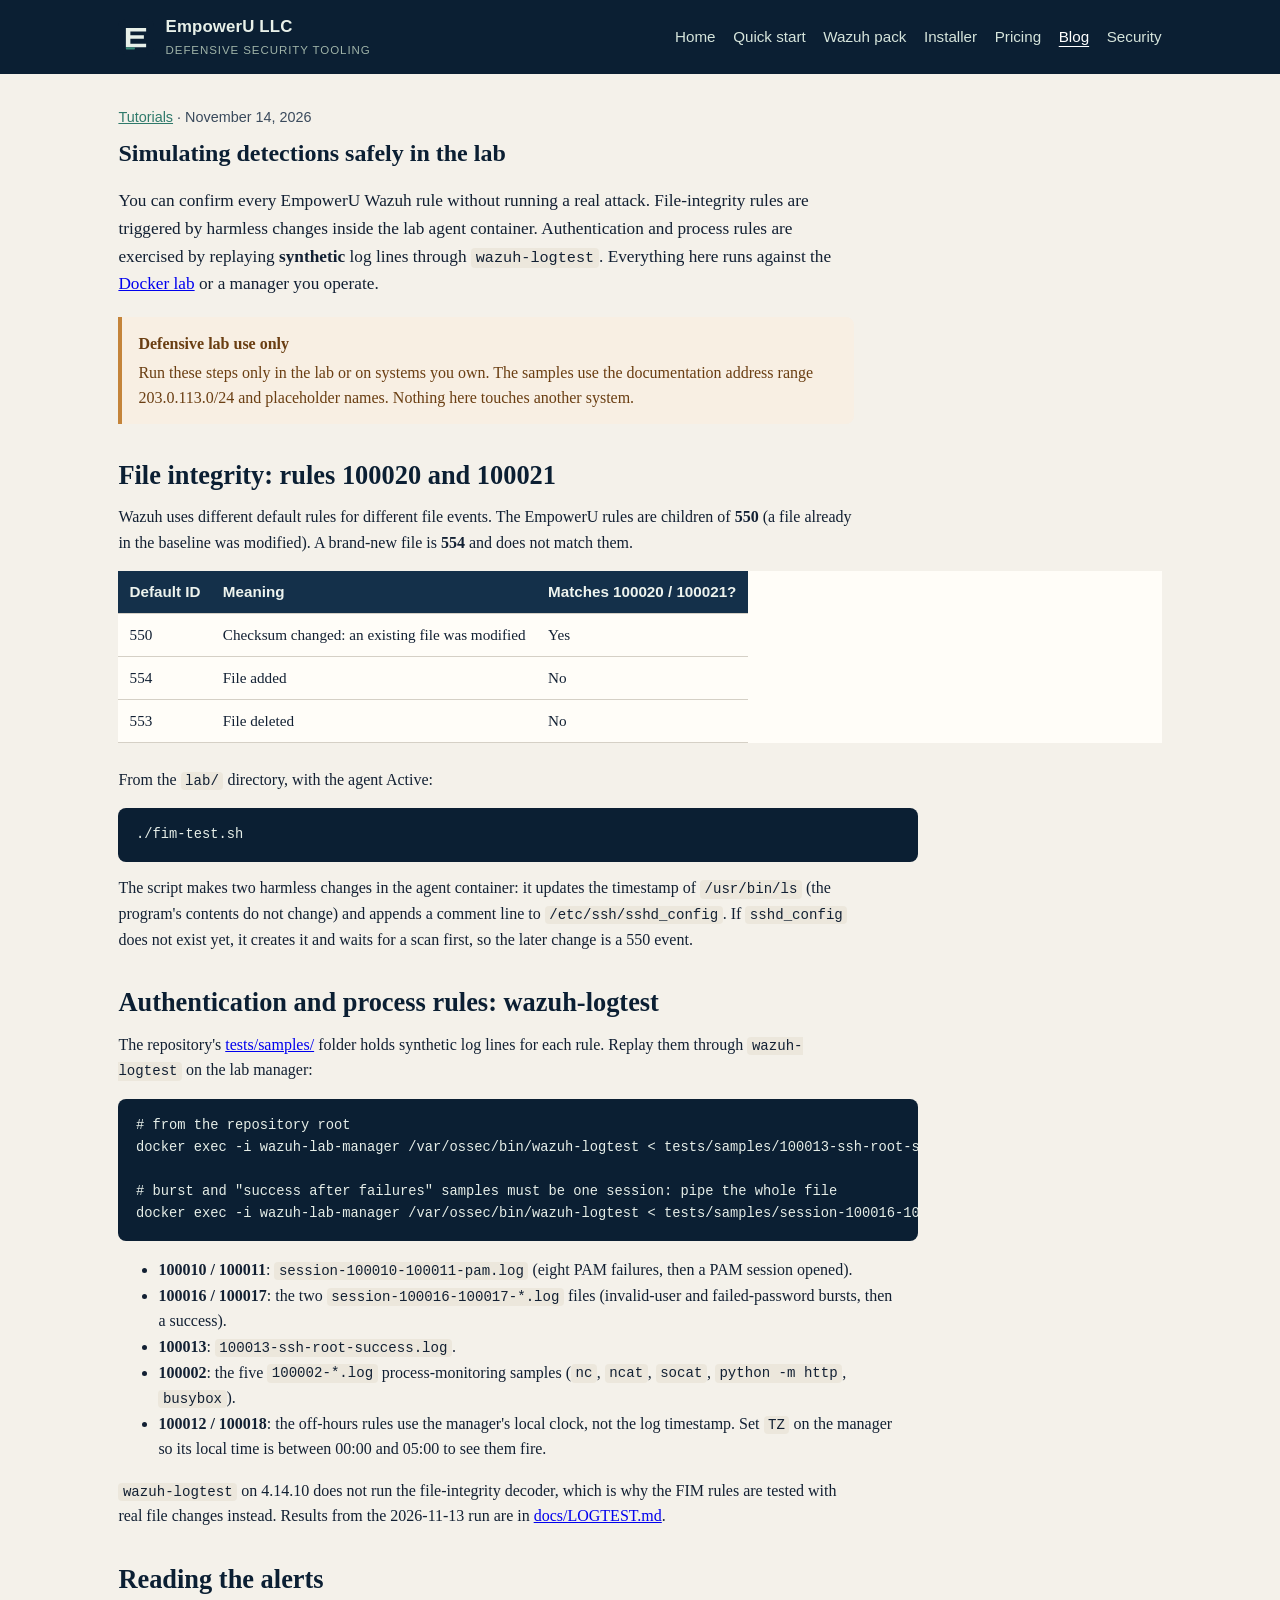
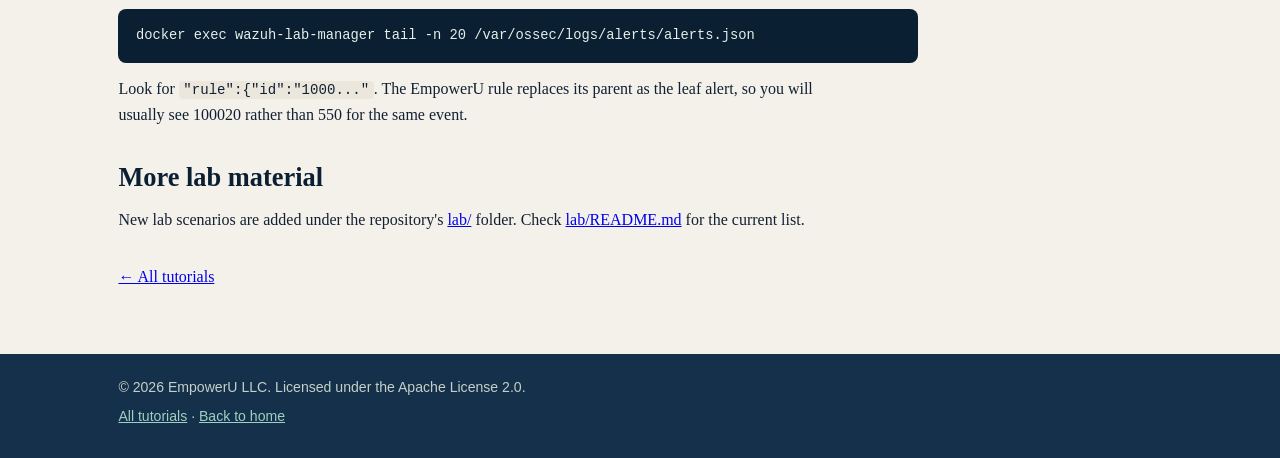
<file: blog/simulating-detections.html>
<!DOCTYPE html>
<html lang="en">
<head>
  <meta charset="utf-8">
  <meta name="viewport" content="width=device-width, initial-scale=1">
  <meta name="description" content="Trigger the EmpowerU Wazuh rules with harmless file changes and synthetic log samples.">
  <title>Simulating detections safely in the lab — EmpowerU LLC</title>
  <link rel="stylesheet" href="../css/styles.css">
  <link rel="icon" href="../assets/mark.svg" type="image/svg+xml">
</head>
<body>
  <a class="skip" href="#content">Skip to content</a>
  <header class="site">
    <div class="wrap">
      <a class="brand" href="../index.html">
        <img src="../assets/mark.svg" alt="">
        <span>EmpowerU LLC<small>Defensive security tooling</small></span>
      </a>
      <nav class="primary" aria-label="Primary">
        <a href="../index.html">Home</a>
        <a href="../docs/quick-start.html">Quick start</a>
        <a href="../docs/wazuh-pack.html">Wazuh pack</a>
        <a href="../docs/installer.html">Installer</a>
        <a href="../docs/pricing.html">Pricing</a>
        <a href="../blog/index.html" aria-current="page">Blog</a>
        <a href="../docs/security.html">Security</a>
      </nav>
    </div>
  </header>

  <main id="content">
    <div class="wrap prose">
      <p class="post-meta"><a href="index.html">Tutorials</a> · <time datetime="2026-11-14">November 14, 2026</time></p>
      <article class="post">
      <h1>Simulating detections safely in the lab</h1>
      <p class="lede-dark">You can confirm every EmpowerU Wazuh rule without running a real attack. File-integrity rules are triggered by harmless changes inside the lab agent container. Authentication and process rules are exercised by replaying <strong>synthetic</strong> log lines through <code>wazuh-logtest</code>. Everything here runs against the <a href="wazuh-docker-lab.html">Docker lab</a> or a manager you operate.</p>

      <div class="callout">
        <strong>Defensive lab use only</strong>
        Run these steps only in the lab or on systems you own. The samples use the documentation address range 203.0.113.0/24 and placeholder names. Nothing here touches another system.
      </div>

      <h2>File integrity: rules 100020 and 100021</h2>
      <p>Wazuh uses different default rules for different file events. The EmpowerU rules are children of <strong>550</strong> (a file already in the baseline was modified). A brand-new file is <strong>554</strong> and does not match them.</p>
      <table>
        <thead><tr><th>Default ID</th><th>Meaning</th><th>Matches 100020 / 100021?</th></tr></thead>
        <tbody>
          <tr><td>550</td><td>Checksum changed: an existing file was modified</td><td>Yes</td></tr>
          <tr><td>554</td><td>File added</td><td>No</td></tr>
          <tr><td>553</td><td>File deleted</td><td>No</td></tr>
        </tbody>
      </table>
      <p>From the <code>lab/</code> directory, with the agent Active:</p>
      <pre><code>./fim-test.sh</code></pre>
      <p>The script makes two harmless changes in the agent container: it updates the timestamp of <code>/usr/bin/ls</code> (the program's contents do not change) and appends a comment line to <code>/etc/ssh/sshd_config</code>. If <code>sshd_config</code> does not exist yet, it creates it and waits for a scan first, so the later change is a 550 event.</p>

      <h2>Authentication and process rules: wazuh-logtest</h2>
      <p>The repository's <a href="https://github.com/bravo1alpha95-dev/eu-wazuh-detections/tree/main/tests/samples">tests/samples/</a> folder holds synthetic log lines for each rule. Replay them through <code>wazuh-logtest</code> on the lab manager:</p>
      <pre><code># from the repository root
docker exec -i wazuh-lab-manager /var/ossec/bin/wazuh-logtest &lt; tests/samples/100013-ssh-root-success.log

# burst and "success after failures" samples must be one session: pipe the whole file
docker exec -i wazuh-lab-manager /var/ossec/bin/wazuh-logtest &lt; tests/samples/session-100016-100017-invalid-user.log</code></pre>
      <ul>
        <li><strong>100010 / 100011</strong>: <code>session-100010-100011-pam.log</code> (eight PAM failures, then a PAM session opened).</li>
        <li><strong>100016 / 100017</strong>: the two <code>session-100016-100017-*.log</code> files (invalid-user and failed-password bursts, then a success).</li>
        <li><strong>100013</strong>: <code>100013-ssh-root-success.log</code>.</li>
        <li><strong>100002</strong>: the five <code>100002-*.log</code> process-monitoring samples (<code>nc</code>, <code>ncat</code>, <code>socat</code>, <code>python -m http</code>, <code>busybox</code>).</li>
        <li><strong>100012 / 100018</strong>: the off-hours rules use the manager's local clock, not the log timestamp. Set <code>TZ</code> on the manager so its local time is between 00:00 and 05:00 to see them fire.</li>
      </ul>
      <p><code>wazuh-logtest</code> on 4.14.10 does not run the file-integrity decoder, which is why the FIM rules are tested with real file changes instead. Results from the 2026-11-13 run are in <a href="https://github.com/bravo1alpha95-dev/eu-wazuh-detections/blob/main/docs/LOGTEST.md">docs/LOGTEST.md</a>.</p>

      <h2>Reading the alerts</h2>
      <pre><code>docker exec wazuh-lab-manager tail -n 20 /var/ossec/logs/alerts/alerts.json</code></pre>
      <p>Look for <code>"rule":{"id":"1000..."</code>. The EmpowerU rule replaces its parent as the leaf alert, so you will usually see 100020 rather than 550 for the same event.</p>

      <h2>More lab material</h2>
      <p>New lab scenarios are added under the repository's <a href="https://github.com/bravo1alpha95-dev/eu-wazuh-detections/tree/main/lab">lab/</a> folder. Check <a href="https://github.com/bravo1alpha95-dev/eu-wazuh-detections/blob/main/lab/README.md">lab/README.md</a> for the current list.</p>
      </article>
      <p class="post-nav"><a href="index.html">← All tutorials</a></p>
    </div>
  </main>

  <footer class="site">
    <div class="wrap">
      <p>© 2026 EmpowerU LLC. Licensed under the Apache License 2.0.</p>
      <p><a href="index.html">All tutorials</a> · <a href="../index.html">Back to home</a></p>
    </div>
  </footer>
</body>
</html>
</file>
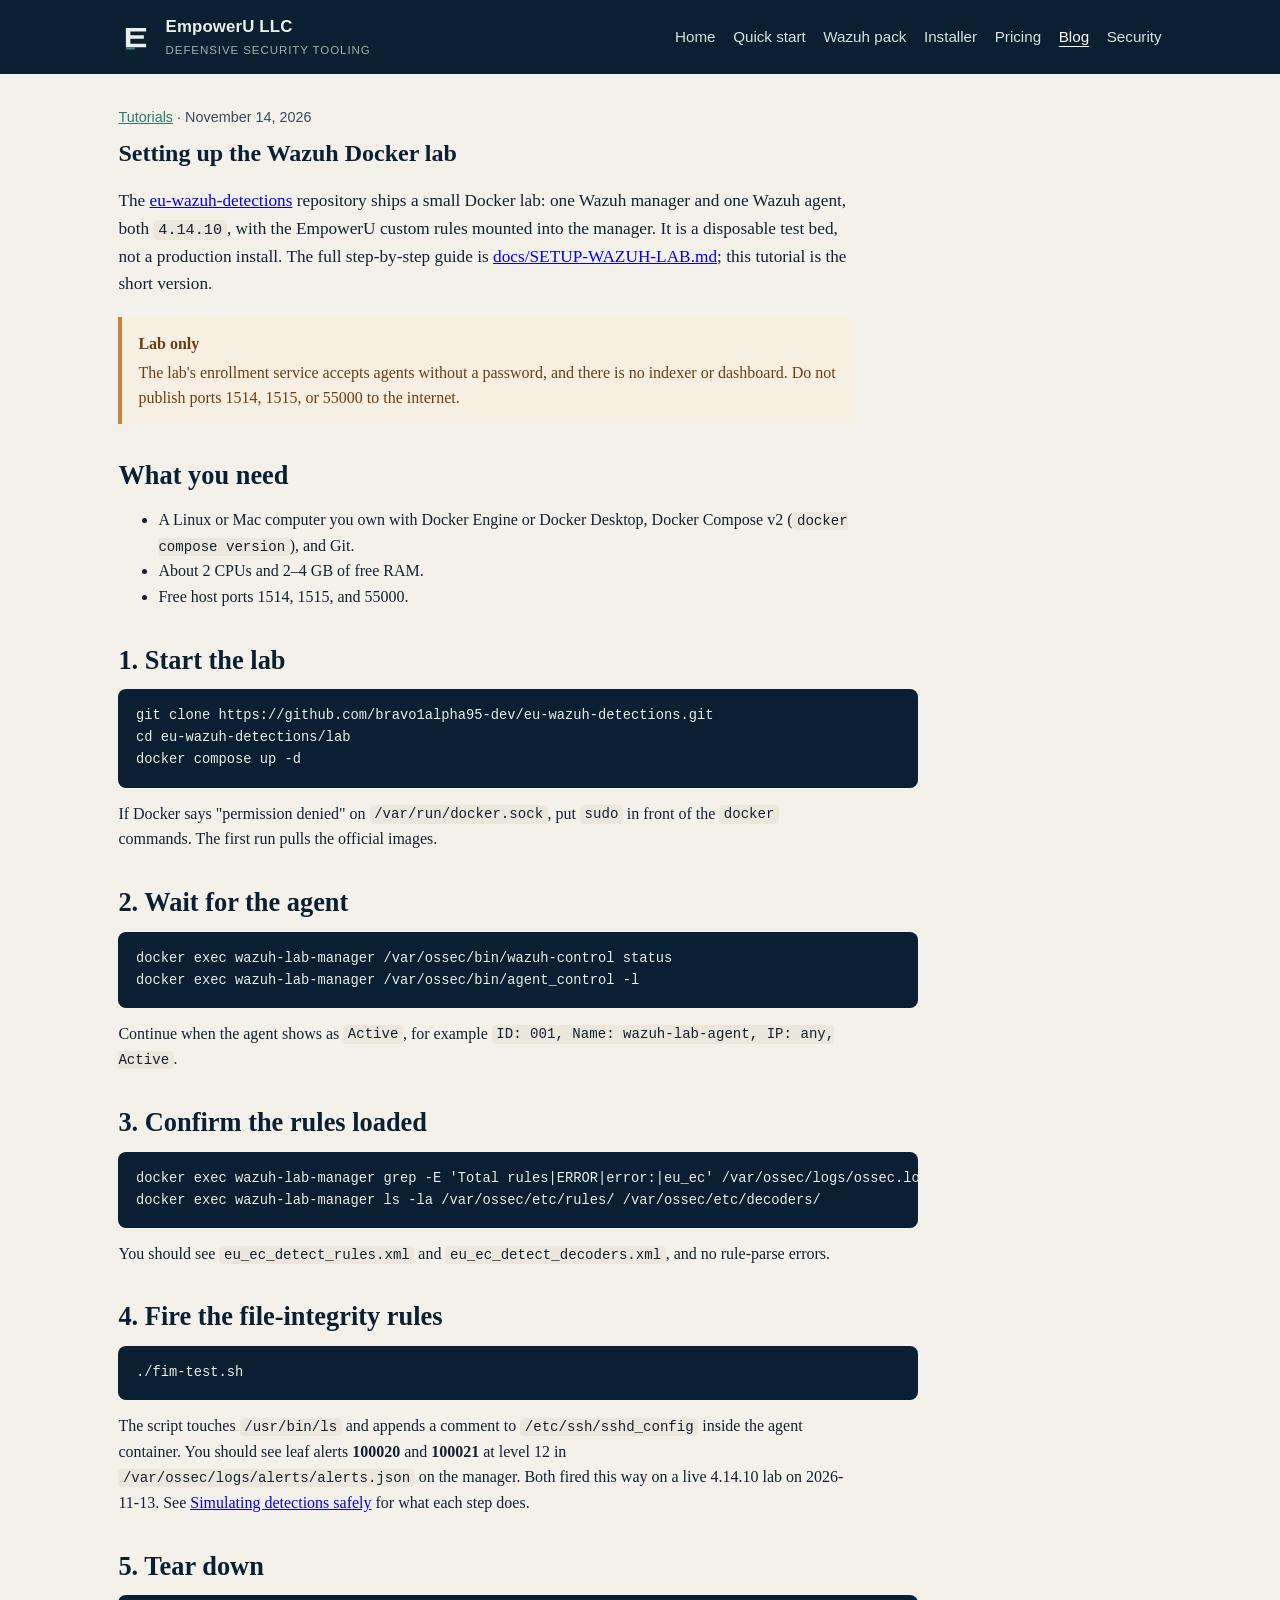
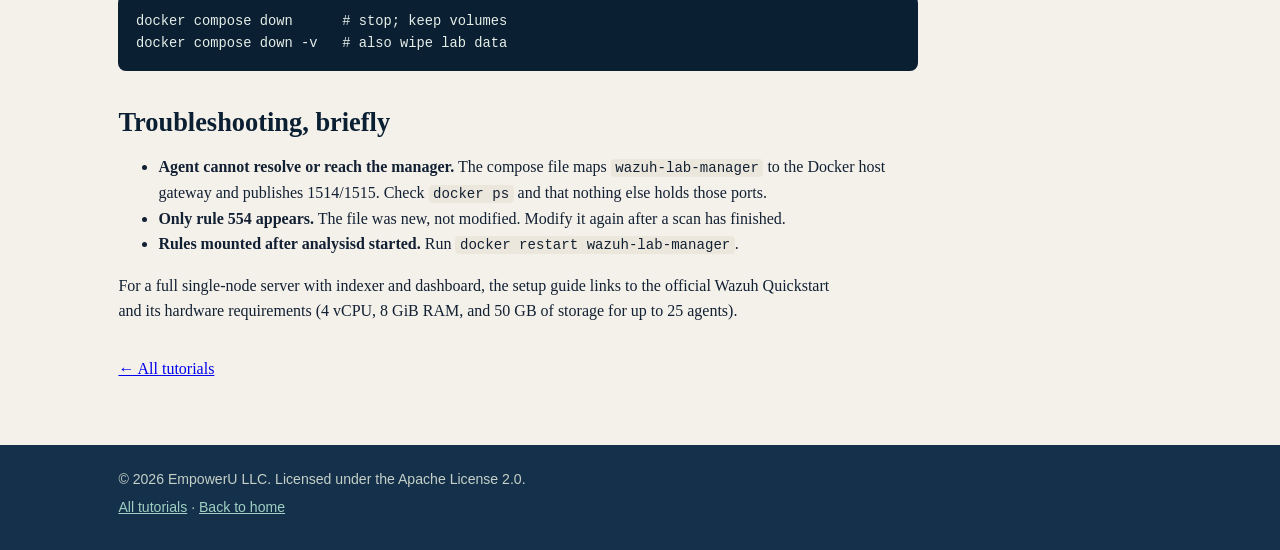
<file: blog/wazuh-docker-lab.html>
<!DOCTYPE html>
<html lang="en">
<head>
  <meta charset="utf-8">
  <meta name="viewport" content="width=device-width, initial-scale=1">
  <meta name="description" content="Start a disposable Wazuh 4.14.10 manager and agent with Docker and load the EmpowerU detection rules.">
  <title>Setting up the Wazuh Docker lab — EmpowerU LLC</title>
  <link rel="stylesheet" href="../css/styles.css">
  <link rel="icon" href="../assets/mark.svg" type="image/svg+xml">
</head>
<body>
  <a class="skip" href="#content">Skip to content</a>
  <header class="site">
    <div class="wrap">
      <a class="brand" href="../index.html">
        <img src="../assets/mark.svg" alt="">
        <span>EmpowerU LLC<small>Defensive security tooling</small></span>
      </a>
      <nav class="primary" aria-label="Primary">
        <a href="../index.html">Home</a>
        <a href="../docs/quick-start.html">Quick start</a>
        <a href="../docs/wazuh-pack.html">Wazuh pack</a>
        <a href="../docs/installer.html">Installer</a>
        <a href="../docs/pricing.html">Pricing</a>
        <a href="../blog/index.html" aria-current="page">Blog</a>
        <a href="../docs/security.html">Security</a>
      </nav>
    </div>
  </header>

  <main id="content">
    <div class="wrap prose">
      <p class="post-meta"><a href="index.html">Tutorials</a> · <time datetime="2026-11-14">November 14, 2026</time></p>
      <article class="post">
      <h1>Setting up the Wazuh Docker lab</h1>
      <p class="lede-dark">The <a href="https://github.com/bravo1alpha95-dev/eu-wazuh-detections">eu-wazuh-detections</a> repository ships a small Docker lab: one Wazuh manager and one Wazuh agent, both <code>4.14.10</code>, with the EmpowerU custom rules mounted into the manager. It is a disposable test bed, not a production install. The full step-by-step guide is <a href="https://github.com/bravo1alpha95-dev/eu-wazuh-detections/blob/main/docs/SETUP-WAZUH-LAB.md">docs/SETUP-WAZUH-LAB.md</a>; this tutorial is the short version.</p>

      <div class="callout">
        <strong>Lab only</strong>
        The lab's enrollment service accepts agents without a password, and there is no indexer or dashboard. Do not publish ports 1514, 1515, or 55000 to the internet.
      </div>

      <h2>What you need</h2>
      <ul>
        <li>A Linux or Mac computer you own with Docker Engine or Docker Desktop, Docker Compose v2 (<code>docker compose version</code>), and Git.</li>
        <li>About 2 CPUs and 2–4 GB of free RAM.</li>
        <li>Free host ports 1514, 1515, and 55000.</li>
      </ul>

      <h2>1. Start the lab</h2>
      <pre><code>git clone https://github.com/bravo1alpha95-dev/eu-wazuh-detections.git
cd eu-wazuh-detections/lab
docker compose up -d</code></pre>
      <p>If Docker says "permission denied" on <code>/var/run/docker.sock</code>, put <code>sudo</code> in front of the <code>docker</code> commands. The first run pulls the official images.</p>

      <h2>2. Wait for the agent</h2>
      <pre><code>docker exec wazuh-lab-manager /var/ossec/bin/wazuh-control status
docker exec wazuh-lab-manager /var/ossec/bin/agent_control -l</code></pre>
      <p>Continue when the agent shows as <code>Active</code>, for example <code>ID: 001, Name: wazuh-lab-agent, IP: any, Active</code>.</p>

      <h2>3. Confirm the rules loaded</h2>
      <pre><code>docker exec wazuh-lab-manager grep -E 'Total rules|ERROR|error:|eu_ec' /var/ossec/logs/ossec.log | tail
docker exec wazuh-lab-manager ls -la /var/ossec/etc/rules/ /var/ossec/etc/decoders/</code></pre>
      <p>You should see <code>eu_ec_detect_rules.xml</code> and <code>eu_ec_detect_decoders.xml</code>, and no rule-parse errors.</p>

      <h2>4. Fire the file-integrity rules</h2>
      <pre><code>./fim-test.sh</code></pre>
      <p>The script touches <code>/usr/bin/ls</code> and appends a comment to <code>/etc/ssh/sshd_config</code> inside the agent container. You should see leaf alerts <strong>100020</strong> and <strong>100021</strong> at level 12 in <code>/var/ossec/logs/alerts/alerts.json</code> on the manager. Both fired this way on a live 4.14.10 lab on 2026-11-13. See <a href="simulating-detections.html">Simulating detections safely</a> for what each step does.</p>

      <h2>5. Tear down</h2>
      <pre><code>docker compose down      # stop; keep volumes
docker compose down -v   # also wipe lab data</code></pre>

      <h2>Troubleshooting, briefly</h2>
      <ul>
        <li><strong>Agent cannot resolve or reach the manager.</strong> The compose file maps <code>wazuh-lab-manager</code> to the Docker host gateway and publishes 1514/1515. Check <code>docker ps</code> and that nothing else holds those ports.</li>
        <li><strong>Only rule 554 appears.</strong> The file was new, not modified. Modify it again after a scan has finished.</li>
        <li><strong>Rules mounted after analysisd started.</strong> Run <code>docker restart wazuh-lab-manager</code>.</li>
      </ul>
      <p>For a full single-node server with indexer and dashboard, the setup guide links to the official Wazuh Quickstart and its hardware requirements (4 vCPU, 8 GiB RAM, and 50 GB of storage for up to 25 agents).</p>
      </article>
      <p class="post-nav"><a href="index.html">← All tutorials</a></p>
    </div>
  </main>

  <footer class="site">
    <div class="wrap">
      <p>© 2026 EmpowerU LLC. Licensed under the Apache License 2.0.</p>
      <p><a href="index.html">All tutorials</a> · <a href="../index.html">Back to home</a></p>
    </div>
  </footer>
</body>
</html>
</file>
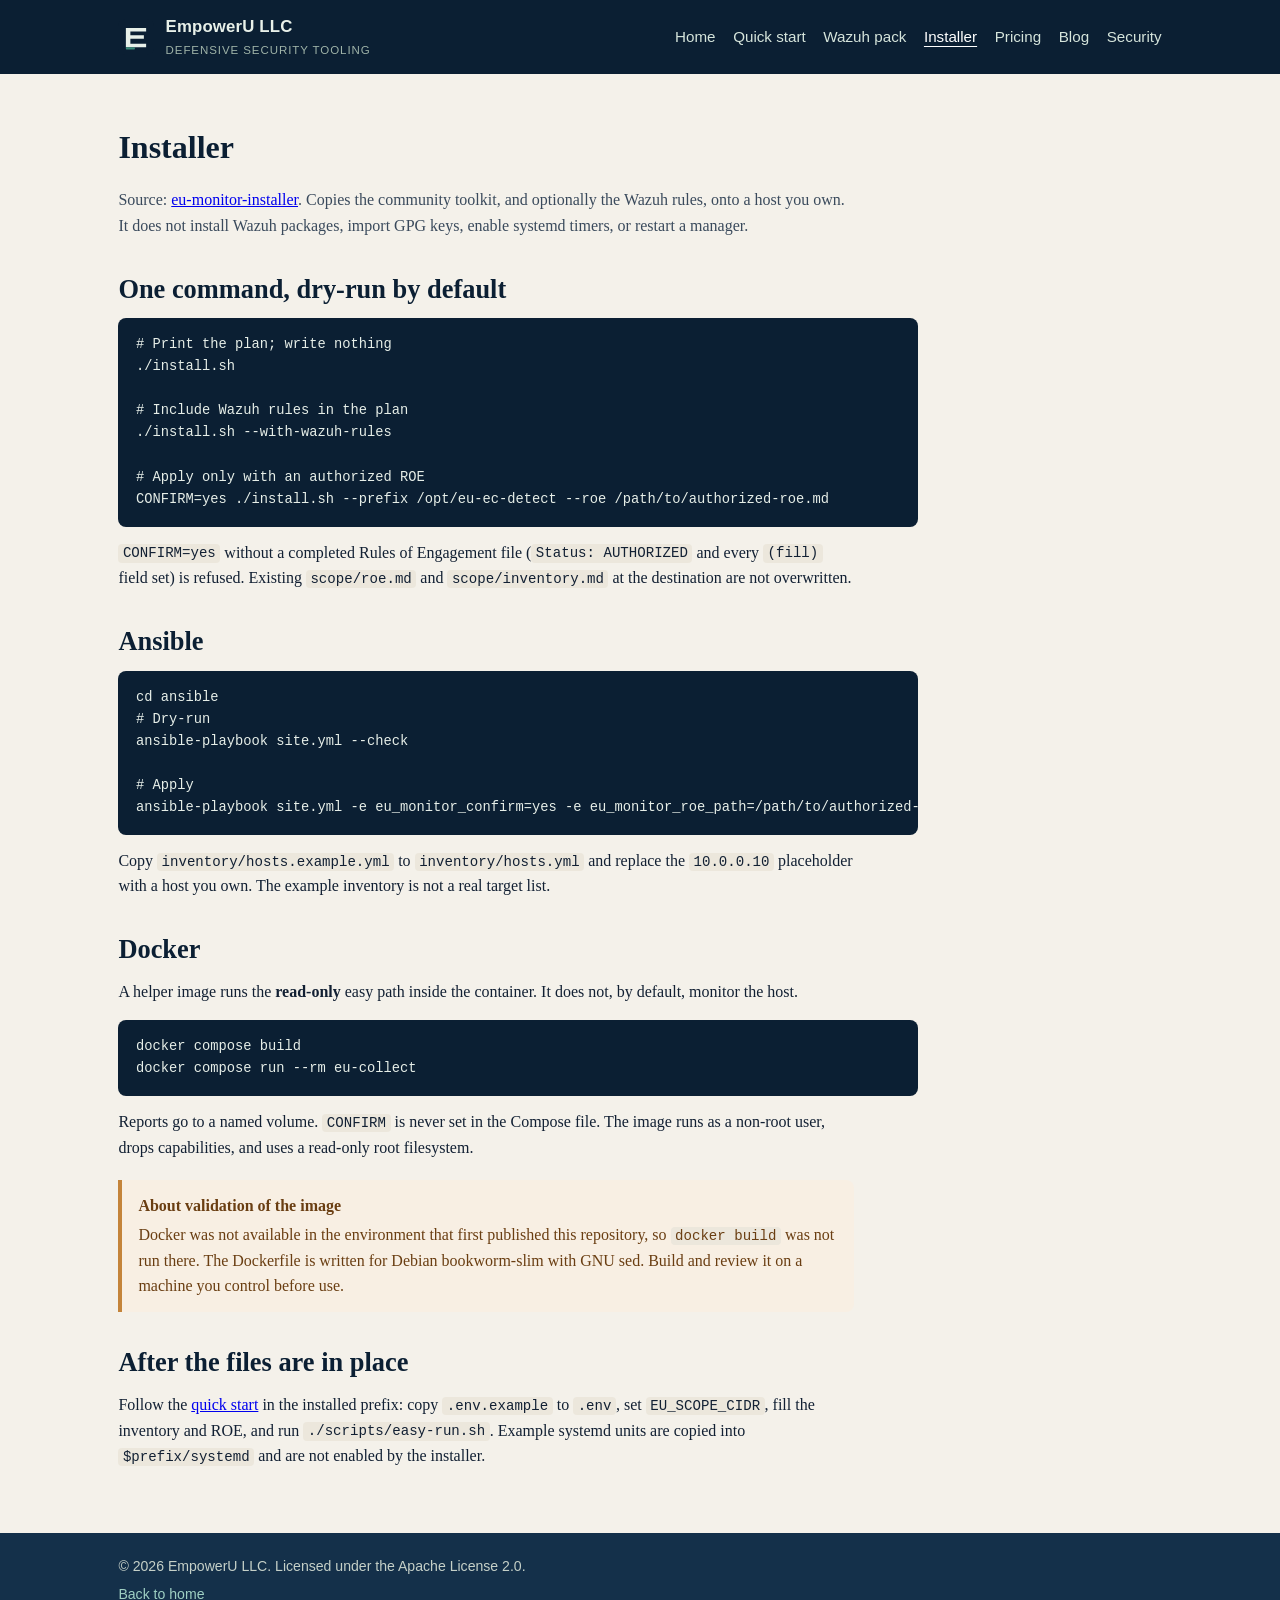
<file: docs/installer.html>
<!DOCTYPE html>
<html lang="en">
<head>
  <meta charset="utf-8">
  <meta name="viewport" content="width=device-width, initial-scale=1">
  <meta name="description" content="Dry-run installer for the EmpowerU community monitoring toolkit: install.sh, Ansible, and Docker.">
  <title>Installer — EmpowerU LLC</title>
  <link rel="stylesheet" href="../css/styles.css">
  <link rel="icon" href="../assets/mark.svg" type="image/svg+xml">
</head>
<body>
  <a class="skip" href="#content">Skip to content</a>
  <header class="site">
    <div class="wrap">
      <a class="brand" href="../index.html">
        <img src="../assets/mark.svg" alt="">
        <span>EmpowerU LLC<small>Defensive security tooling</small></span>
      </a>
      <nav class="primary" aria-label="Primary">
        <a href="../index.html">Home</a>
        <a href="quick-start.html">Quick start</a>
        <a href="wazuh-pack.html">Wazuh pack</a>
        <a href="installer.html" aria-current="page">Installer</a>
        <a href="pricing.html">Pricing</a>
        <a href="../blog/index.html">Blog</a>
        <a href="security.html">Security</a>
      </nav>
    </div>
  </header>

  <main id="content">
    <div class="wrap prose">
      <h1>Installer</h1>
      <p class="muted">Source: <a href="https://github.com/bravo1alpha95-dev/eu-monitor-installer">eu-monitor-installer</a>. Copies the community toolkit, and optionally the Wazuh rules, onto a host you own. It does not install Wazuh packages, import GPG keys, enable systemd timers, or restart a manager.</p>

      <h2>One command, dry-run by default</h2>
      <pre><code># Print the plan; write nothing
./install.sh

# Include Wazuh rules in the plan
./install.sh --with-wazuh-rules

# Apply only with an authorized ROE
CONFIRM=yes ./install.sh --prefix /opt/eu-ec-detect --roe /path/to/authorized-roe.md</code></pre>
      <p><code>CONFIRM=yes</code> without a completed Rules of Engagement file (<code>Status: AUTHORIZED</code> and every <code>(fill)</code> field set) is refused. Existing <code>scope/roe.md</code> and <code>scope/inventory.md</code> at the destination are not overwritten.</p>

      <h2>Ansible</h2>
      <pre><code>cd ansible
# Dry-run
ansible-playbook site.yml --check

# Apply
ansible-playbook site.yml -e eu_monitor_confirm=yes -e eu_monitor_roe_path=/path/to/authorized-roe.md</code></pre>
      <p>Copy <code>inventory/hosts.example.yml</code> to <code>inventory/hosts.yml</code> and replace the <code>10.0.0.10</code> placeholder with a host you own. The example inventory is not a real target list.</p>

      <h2>Docker</h2>
      <p>A helper image runs the <strong>read-only</strong> easy path inside the container. It does not, by default, monitor the host.</p>
      <pre><code>docker compose build
docker compose run --rm eu-collect</code></pre>
      <p>Reports go to a named volume. <code>CONFIRM</code> is never set in the Compose file. The image runs as a non-root user, drops capabilities, and uses a read-only root filesystem.</p>
      <div class="callout">
        <strong>About validation of the image</strong>
        Docker was not available in the environment that first published this repository, so <code>docker build</code> was not run there. The Dockerfile is written for Debian bookworm-slim with GNU sed. Build and review it on a machine you control before use.
      </div>

      <h2>After the files are in place</h2>
      <p>Follow the <a href="quick-start.html">quick start</a> in the installed prefix: copy <code>.env.example</code> to <code>.env</code>, set <code>EU_SCOPE_CIDR</code>, fill the inventory and ROE, and run <code>./scripts/easy-run.sh</code>. Example systemd units are copied into <code>$prefix/systemd</code> and are not enabled by the installer.</p>
    </div>
  </main>

  <footer class="site">
    <div class="wrap">
      <p>© 2026 EmpowerU LLC. Licensed under the Apache License 2.0.</p>
      <p><a href="../index.html">Back to home</a></p>
    </div>
  </footer>
</body>
</html>
</file>
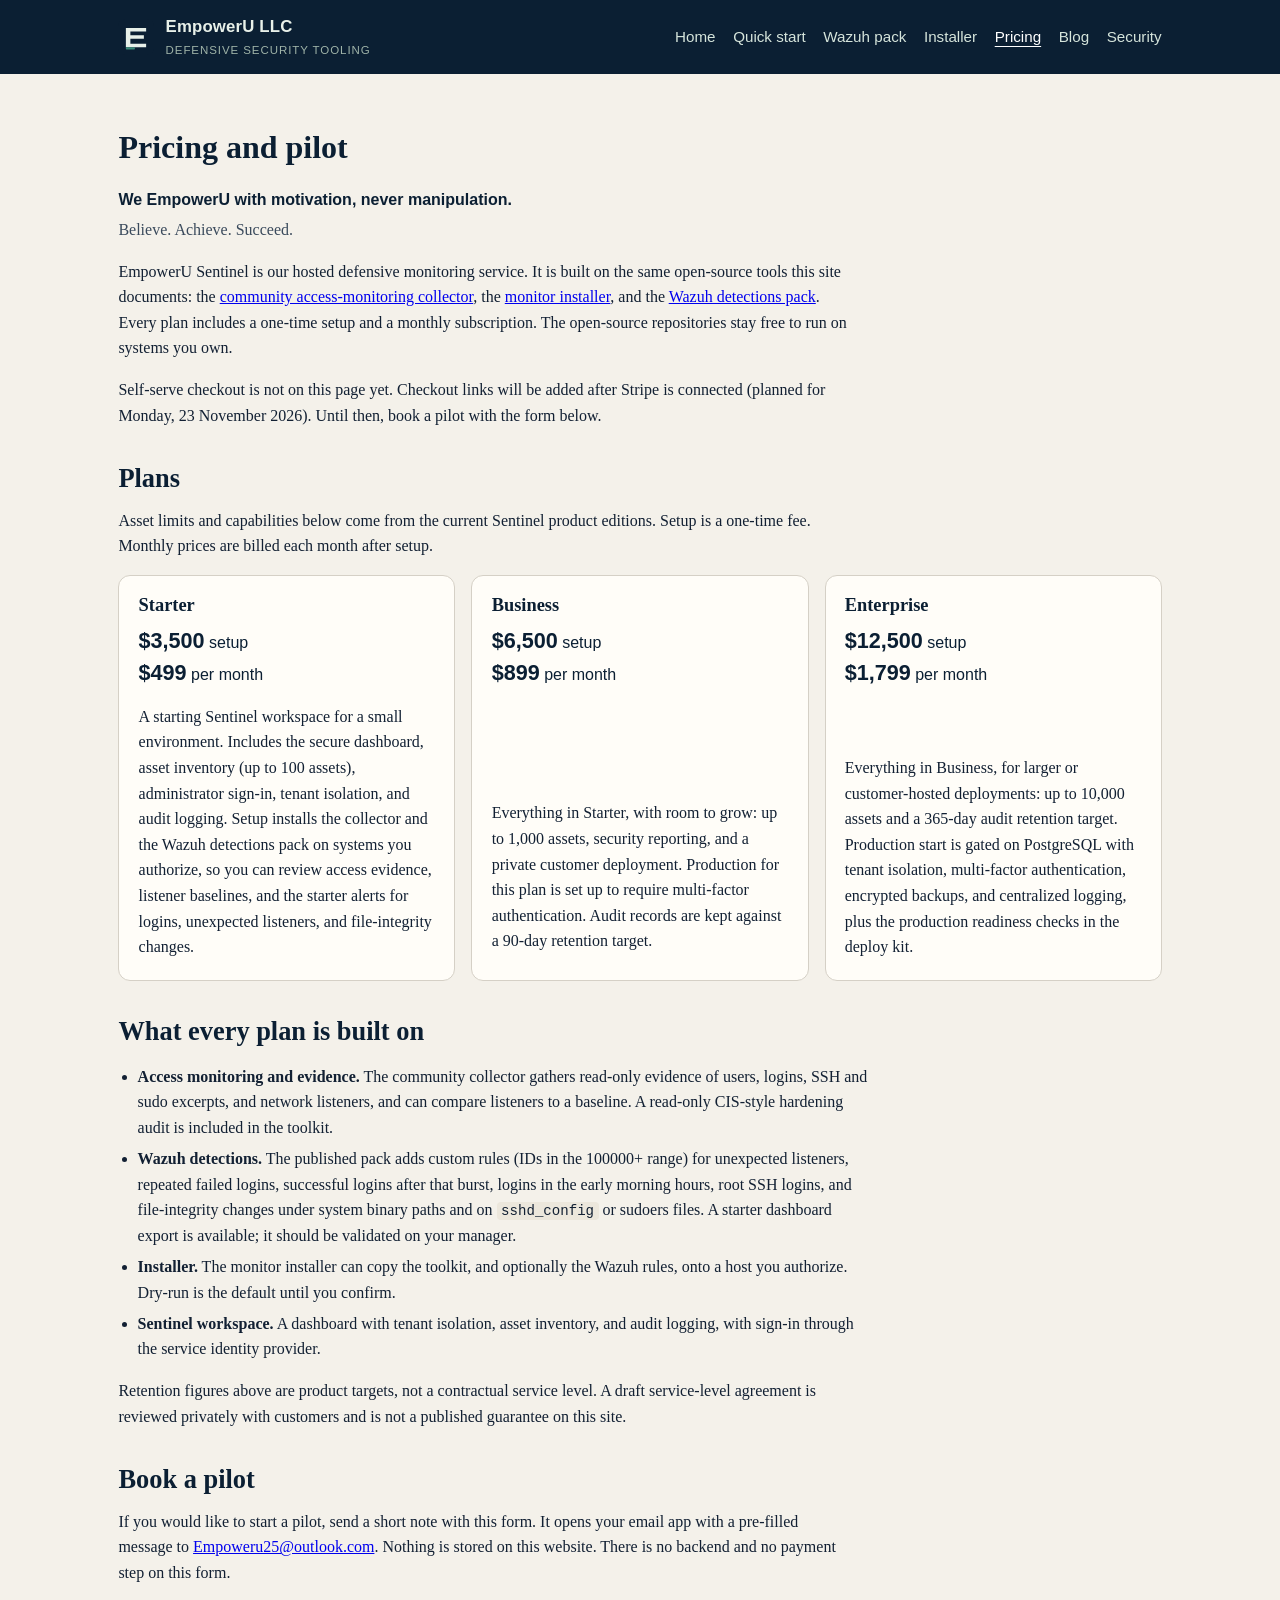
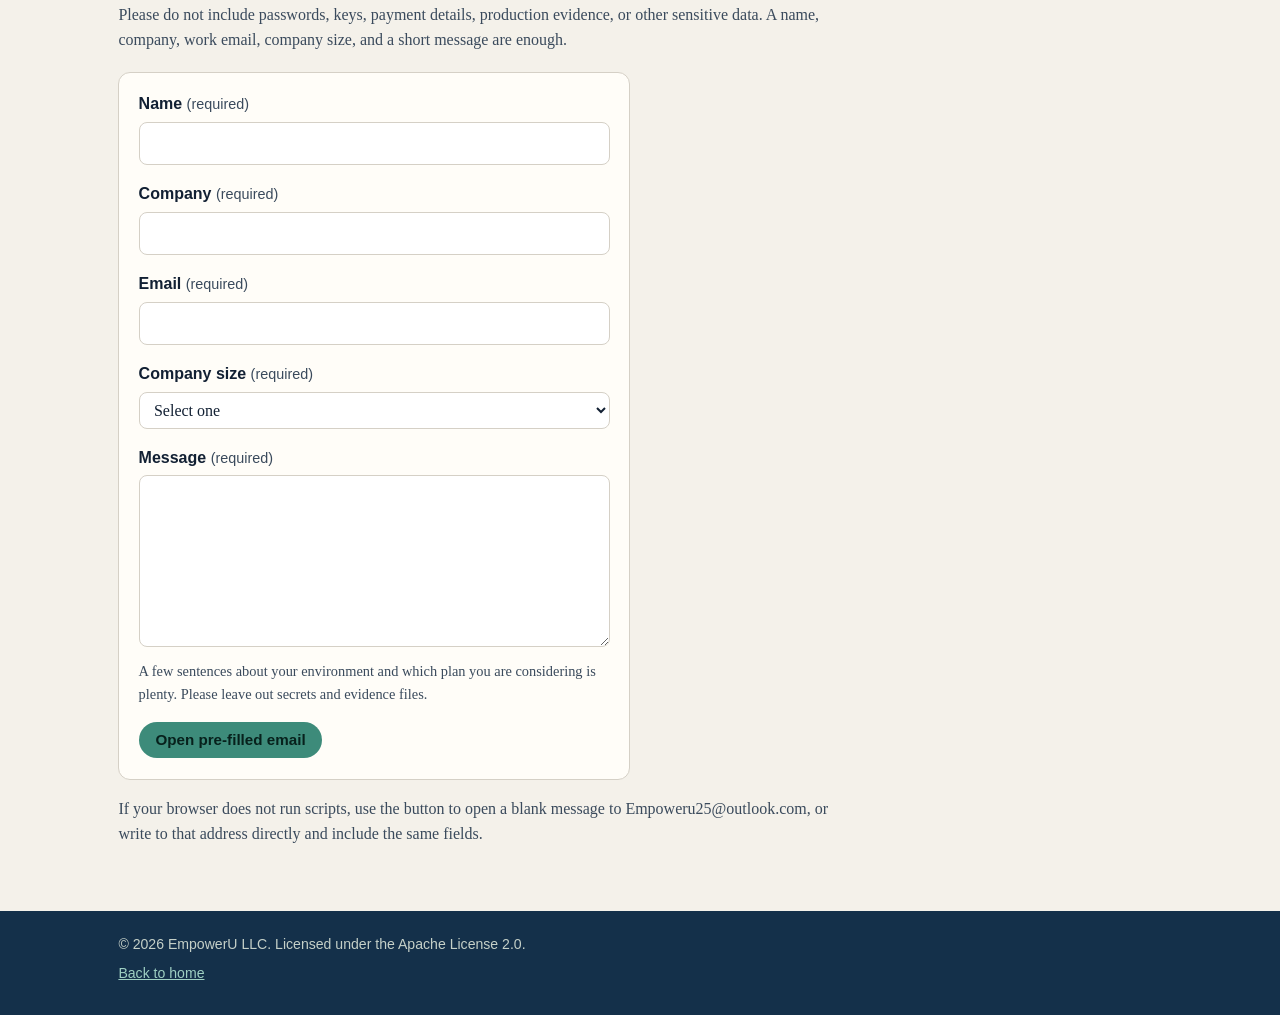
<file: docs/pricing.html>
<!DOCTYPE html>
<html lang="en">
<head>
  <meta charset="utf-8">
  <meta name="viewport" content="width=device-width, initial-scale=1">
  <meta name="description" content="EmpowerU Sentinel plans and a form to book a pilot. Starter, Business, and Enterprise pricing for defensive monitoring built on our published collector, installer, and Wazuh detections.">
  <title>Pricing and pilot — EmpowerU LLC</title>
  <link rel="stylesheet" href="../css/styles.css">
  <link rel="icon" href="../assets/mark.svg" type="image/svg+xml">
</head>
<body>
  <a class="skip" href="#content">Skip to content</a>
  <header class="site">
    <div class="wrap">
      <a class="brand" href="../index.html">
        <img src="../assets/mark.svg" alt="">
        <span>EmpowerU LLC<small>Defensive security tooling</small></span>
      </a>
      <nav class="primary" aria-label="Primary">
        <a href="../index.html">Home</a>
        <a href="quick-start.html">Quick start</a>
        <a href="wazuh-pack.html">Wazuh pack</a>
        <a href="installer.html">Installer</a>
        <a href="pricing.html" aria-current="page">Pricing</a>
        <a href="../blog/index.html">Blog</a>
        <a href="security.html">Security</a>
      </nav>
    </div>
  </header>

  <main id="content">
    <div class="wrap prose">
      <h1>Pricing and pilot</h1>
      <p class="frame-line">We EmpowerU with motivation, never manipulation.</p>
      <p class="muted motto">Believe. Achieve. Succeed.</p>
      <p>EmpowerU Sentinel is our hosted defensive monitoring service. It is built on the same open-source tools this site documents: the <a href="https://github.com/bravo1alpha95-dev/eu-ec-detect-community">community access-monitoring collector</a>, the <a href="https://github.com/bravo1alpha95-dev/eu-monitor-installer">monitor installer</a>, and the <a href="https://github.com/bravo1alpha95-dev/eu-wazuh-detections">Wazuh detections pack</a>. Every plan includes a one-time setup and a monthly subscription. The open-source repositories stay free to run on systems you own.</p>
      <p>Self-serve checkout is not on this page yet. Checkout links will be added after Stripe is connected (planned for Monday, 23 November 2026). Until then, book a pilot with the form below.</p>

      <h2 id="plans">Plans</h2>
      <p>Asset limits and capabilities below come from the current Sentinel product editions. Setup is a one-time fee. Monthly prices are billed each month after setup.</p>

      <div class="cards plans">
        <article class="card">
          <h3>Starter</h3>
          <p class="price"><span class="price-amount">$3,500</span> setup<br><span class="price-amount">$499</span> per month</p>
          <p>A starting Sentinel workspace for a small environment. Includes the secure dashboard, asset inventory (up to 100 assets), administrator sign-in, tenant isolation, and audit logging. Setup installs the collector and the Wazuh detections pack on systems you authorize, so you can review access evidence, listener baselines, and the starter alerts for logins, unexpected listeners, and file-integrity changes.</p>
        </article>
        <article class="card">
          <h3>Business</h3>
          <p class="price"><span class="price-amount">$6,500</span> setup<br><span class="price-amount">$899</span> per month</p>
          <p>Everything in Starter, with room to grow: up to 1,000 assets, security reporting, and a private customer deployment. Production for this plan is set up to require multi-factor authentication. Audit records are kept against a 90-day retention target.</p>
        </article>
        <article class="card">
          <h3>Enterprise</h3>
          <p class="price"><span class="price-amount">$12,500</span> setup<br><span class="price-amount">$1,799</span> per month</p>
          <p>Everything in Business, for larger or customer-hosted deployments: up to 10,000 assets and a 365-day audit retention target. Production start is gated on PostgreSQL with tenant isolation, multi-factor authentication, encrypted backups, and centralized logging, plus the production readiness checks in the deploy kit.</p>
        </article>
      </div>

      <h2>What every plan is built on</h2>
      <ul class="principles">
        <li><strong>Access monitoring and evidence.</strong> The community collector gathers read-only evidence of users, logins, SSH and sudo excerpts, and network listeners, and can compare listeners to a baseline. A read-only CIS-style hardening audit is included in the toolkit.</li>
        <li><strong>Wazuh detections.</strong> The published pack adds custom rules (IDs in the 100000+ range) for unexpected listeners, repeated failed logins, successful logins after that burst, logins in the early morning hours, root SSH logins, and file-integrity changes under system binary paths and on <code>sshd_config</code> or sudoers files. A starter dashboard export is available; it should be validated on your manager.</li>
        <li><strong>Installer.</strong> The monitor installer can copy the toolkit, and optionally the Wazuh rules, onto a host you authorize. Dry-run is the default until you confirm.</li>
        <li><strong>Sentinel workspace.</strong> A dashboard with tenant isolation, asset inventory, and audit logging, with sign-in through the service identity provider.</li>
      </ul>
      <p>Retention figures above are product targets, not a contractual service level. A draft service-level agreement is reviewed privately with customers and is not a published guarantee on this site.</p>

      <h2 id="book-a-pilot">Book a pilot</h2>
      <p>If you would like to start a pilot, send a short note with this form. It opens your email app with a pre-filled message to <a href="mailto:Empoweru25@outlook.com">Empoweru25@outlook.com</a>. Nothing is stored on this website. There is no backend and no payment step on this form.</p>
      <p class="muted" id="pilot-privacy">Please do not include passwords, keys, payment details, production evidence, or other sensitive data. A name, company, work email, company size, and a short message are enough.</p>

      <div id="pilot-form-errors" class="form-errors" role="alert" aria-live="polite" hidden></div>

      <form id="pilot-form" class="pilot-form" action="mailto:Empoweru25@outlook.com" method="post" enctype="text/plain" data-contact="Empoweru25@outlook.com" aria-describedby="pilot-privacy" novalidate>
        <div class="field">
          <label for="pilot-name">Name <span class="req">(required)</span></label>
          <input type="text" id="pilot-name" name="name" autocomplete="name" maxlength="80" required aria-describedby="pilot-name-error">
          <p class="field-error" id="pilot-name-error" hidden></p>
        </div>
        <div class="field">
          <label for="pilot-company">Company <span class="req">(required)</span></label>
          <input type="text" id="pilot-company" name="company" autocomplete="organization" maxlength="80" required aria-describedby="pilot-company-error">
          <p class="field-error" id="pilot-company-error" hidden></p>
        </div>
        <div class="field">
          <label for="pilot-email">Email <span class="req">(required)</span></label>
          <input type="email" id="pilot-email" name="email" autocomplete="email" maxlength="254" required aria-describedby="pilot-email-error">
          <p class="field-error" id="pilot-email-error" hidden></p>
        </div>
        <div class="field">
          <label for="pilot-size">Company size <span class="req">(required)</span></label>
          <select id="pilot-size" name="company_size" required aria-describedby="pilot-size-error">
            <option value="">Select one</option>
            <option value="1-10">1–10 people</option>
            <option value="11-50">11–50 people</option>
            <option value="51-200">51–200 people</option>
            <option value="201-1000">201–1,000 people</option>
            <option value="1000+">1,000+ people</option>
          </select>
          <p class="field-error" id="pilot-size-error" hidden></p>
        </div>
        <div class="field">
          <label for="pilot-message">Message <span class="req">(required)</span></label>
          <textarea id="pilot-message" name="message" rows="6" maxlength="2000" required aria-describedby="pilot-message-hint pilot-message-error"></textarea>
          <p class="hint" id="pilot-message-hint">A few sentences about your environment and which plan you are considering is plenty. Please leave out secrets and evidence files.</p>
          <p class="field-error" id="pilot-message-error" hidden></p>
        </div>
        <button type="submit" class="btn">Open pre-filled email</button>
      </form>
      <p class="muted noscript-note">If your browser does not run scripts, use the button to open a blank message to Empoweru25@outlook.com, or write to that address directly and include the same fields.</p>
    </div>
  </main>

  <footer class="site">
    <div class="wrap">
      <p>© 2026 EmpowerU LLC. Licensed under the Apache License 2.0.</p>
      <p><a href="../index.html">Back to home</a></p>
    </div>
  </footer>
  <script src="../js/pilot-form.js"></script>
</body>
</html>
</file>
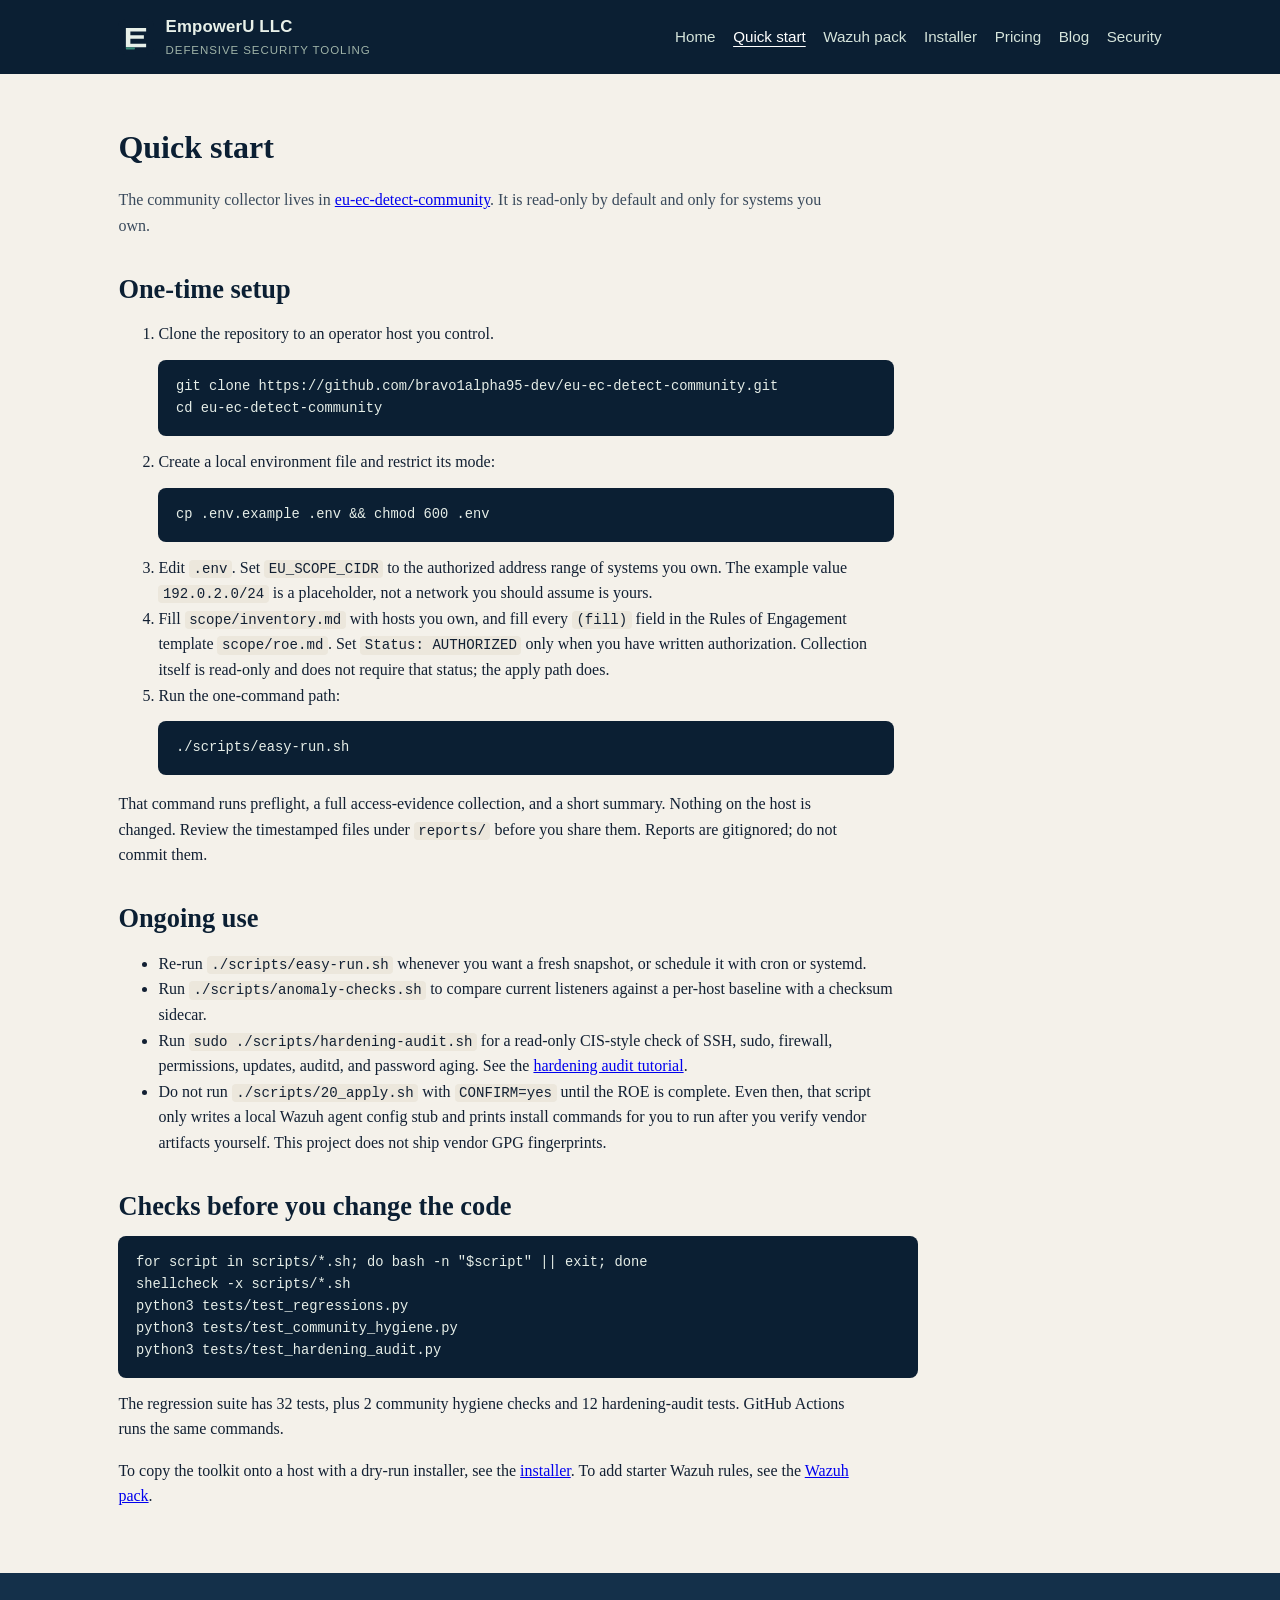
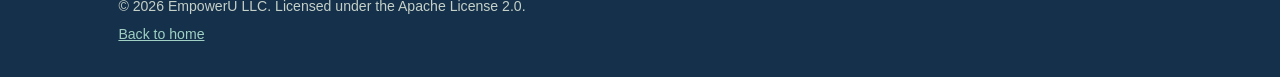
<file: docs/quick-start.html>
<!DOCTYPE html>
<html lang="en">
<head>
  <meta charset="utf-8">
  <meta name="viewport" content="width=device-width, initial-scale=1">
  <meta name="description" content="Quick start for the EmpowerU community access-monitoring toolkit.">
  <title>Quick start — EmpowerU LLC</title>
  <link rel="stylesheet" href="../css/styles.css">
  <link rel="icon" href="../assets/mark.svg" type="image/svg+xml">
</head>
<body>
  <a class="skip" href="#content">Skip to content</a>
  <header class="site">
    <div class="wrap">
      <a class="brand" href="../index.html">
        <img src="../assets/mark.svg" alt="">
        <span>EmpowerU LLC<small>Defensive security tooling</small></span>
      </a>
      <nav class="primary" aria-label="Primary">
        <a href="../index.html">Home</a>
        <a href="quick-start.html" aria-current="page">Quick start</a>
        <a href="wazuh-pack.html">Wazuh pack</a>
        <a href="installer.html">Installer</a>
        <a href="pricing.html">Pricing</a>
        <a href="../blog/index.html">Blog</a>
        <a href="security.html">Security</a>
      </nav>
    </div>
  </header>

  <main id="content">
    <div class="wrap prose">
      <h1>Quick start</h1>
      <p class="muted">The community collector lives in <a href="https://github.com/bravo1alpha95-dev/eu-ec-detect-community">eu-ec-detect-community</a>. It is read-only by default and only for systems you own.</p>

      <h2>One-time setup</h2>
      <ol>
        <li>Clone the repository to an operator host you control.
          <pre><code>git clone https://github.com/bravo1alpha95-dev/eu-ec-detect-community.git
cd eu-ec-detect-community</code></pre>
        </li>
        <li>Create a local environment file and restrict its mode:
          <pre><code>cp .env.example .env &amp;&amp; chmod 600 .env</code></pre>
        </li>
        <li>Edit <code>.env</code>. Set <code>EU_SCOPE_CIDR</code> to the authorized address range of systems you own. The example value <code>192.0.2.0/24</code> is a placeholder, not a network you should assume is yours.</li>
        <li>Fill <code>scope/inventory.md</code> with hosts you own, and fill every <code>(fill)</code> field in the Rules of Engagement template <code>scope/roe.md</code>. Set <code>Status: AUTHORIZED</code> only when you have written authorization. Collection itself is read-only and does not require that status; the apply path does.</li>
        <li>Run the one-command path:
          <pre><code>./scripts/easy-run.sh</code></pre>
        </li>
      </ol>
      <p>That command runs preflight, a full access-evidence collection, and a short summary. Nothing on the host is changed. Review the timestamped files under <code>reports/</code> before you share them. Reports are gitignored; do not commit them.</p>

      <h2>Ongoing use</h2>
      <ul>
        <li>Re-run <code>./scripts/easy-run.sh</code> whenever you want a fresh snapshot, or schedule it with cron or systemd.</li>
        <li>Run <code>./scripts/anomaly-checks.sh</code> to compare current listeners against a per-host baseline with a checksum sidecar.</li>
        <li>Run <code>sudo ./scripts/hardening-audit.sh</code> for a read-only CIS-style check of SSH, sudo, firewall, permissions, updates, auditd, and password aging. See the <a href="../blog/hardening-audit.html">hardening audit tutorial</a>.</li>
        <li>Do not run <code>./scripts/20_apply.sh</code> with <code>CONFIRM=yes</code> until the ROE is complete. Even then, that script only writes a local Wazuh agent config stub and prints install commands for you to run after you verify vendor artifacts yourself. This project does not ship vendor GPG fingerprints.</li>
      </ul>

      <h2>Checks before you change the code</h2>
      <pre><code>for script in scripts/*.sh; do bash -n "$script" || exit; done
shellcheck -x scripts/*.sh
python3 tests/test_regressions.py
python3 tests/test_community_hygiene.py
python3 tests/test_hardening_audit.py</code></pre>
      <p>The regression suite has 32 tests, plus 2 community hygiene checks and 12 hardening-audit tests. GitHub Actions runs the same commands.</p>

      <p>To copy the toolkit onto a host with a dry-run installer, see the <a href="installer.html">installer</a>. To add starter Wazuh rules, see the <a href="wazuh-pack.html">Wazuh pack</a>.</p>
    </div>
  </main>

  <footer class="site">
    <div class="wrap">
      <p>© 2026 EmpowerU LLC. Licensed under the Apache License 2.0.</p>
      <p><a href="../index.html">Back to home</a></p>
    </div>
  </footer>
</body>
</html>
</file>
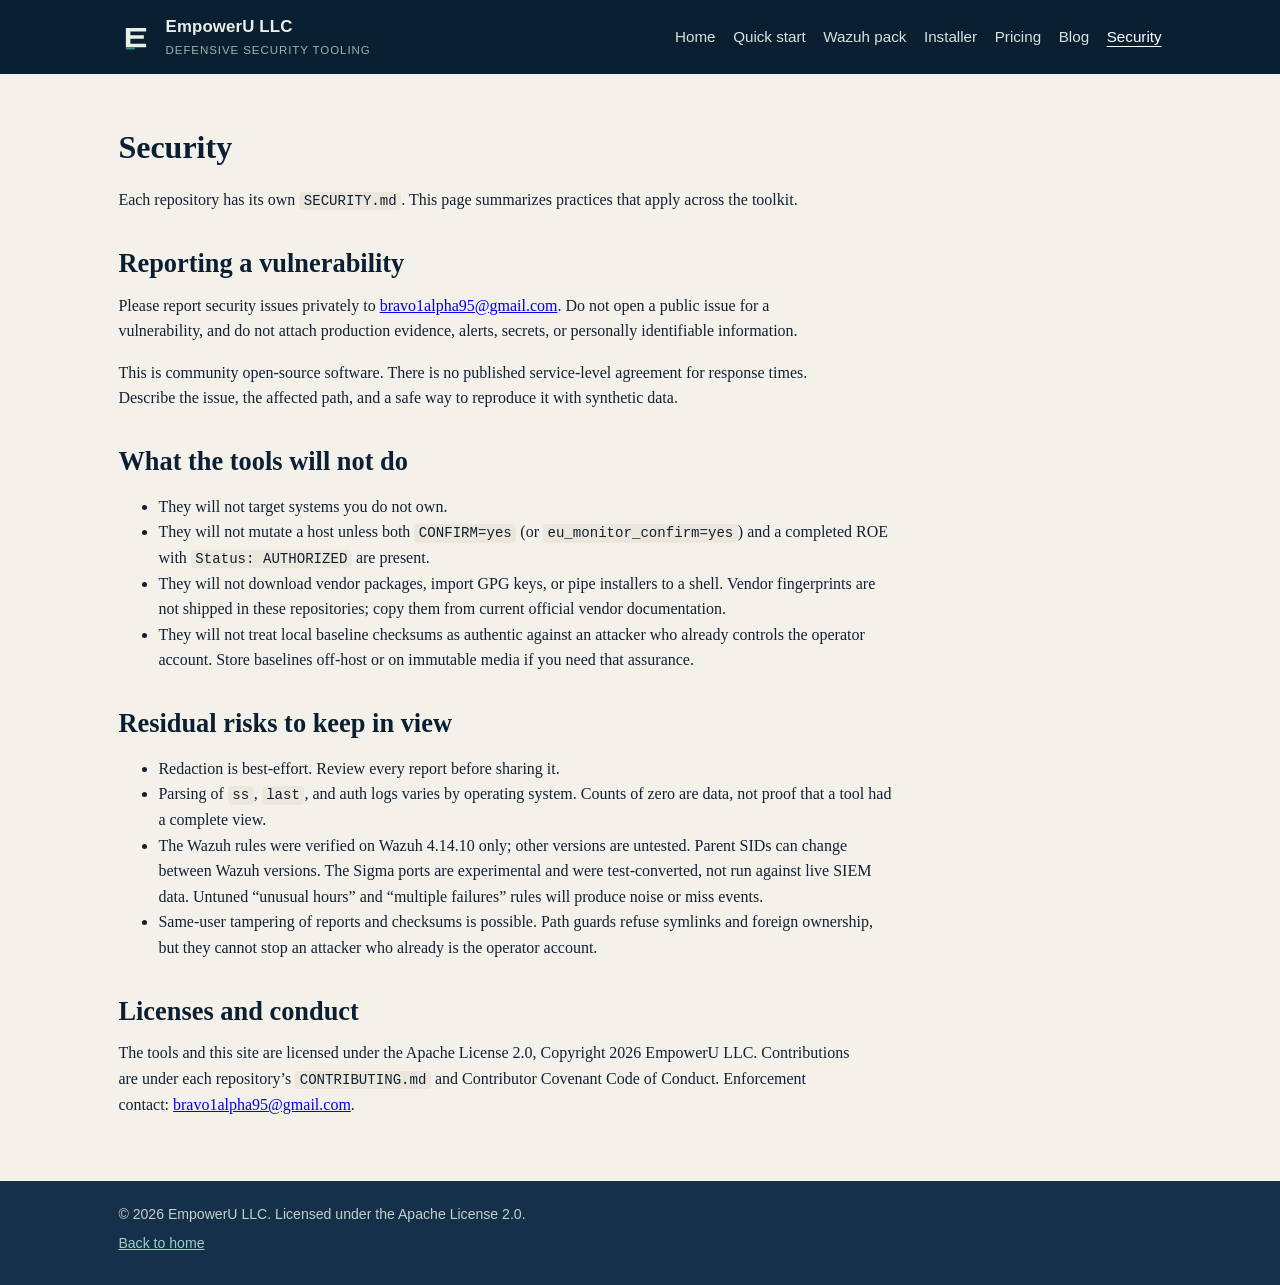
<file: docs/security.html>
<!DOCTYPE html>
<html lang="en">
<head>
  <meta charset="utf-8">
  <meta name="viewport" content="width=device-width, initial-scale=1">
  <meta name="description" content="Security practices and residual risks for EmpowerU's open-source defensive tooling.">
  <title>Security — EmpowerU LLC</title>
  <link rel="stylesheet" href="../css/styles.css">
  <link rel="icon" href="../assets/mark.svg" type="image/svg+xml">
</head>
<body>
  <a class="skip" href="#content">Skip to content</a>
  <header class="site">
    <div class="wrap">
      <a class="brand" href="../index.html">
        <img src="../assets/mark.svg" alt="">
        <span>EmpowerU LLC<small>Defensive security tooling</small></span>
      </a>
      <nav class="primary" aria-label="Primary">
        <a href="../index.html">Home</a>
        <a href="quick-start.html">Quick start</a>
        <a href="wazuh-pack.html">Wazuh pack</a>
        <a href="installer.html">Installer</a>
        <a href="pricing.html">Pricing</a>
        <a href="../blog/index.html">Blog</a>
        <a href="security.html" aria-current="page">Security</a>
      </nav>
    </div>
  </header>

  <main id="content">
    <div class="wrap prose">
      <h1>Security</h1>
      <p>Each repository has its own <code>SECURITY.md</code>. This page summarizes practices that apply across the toolkit.</p>

      <h2>Reporting a vulnerability</h2>
      <p>Please report security issues privately to <a href="mailto:bravo1alpha95@gmail.com">bravo1alpha95@gmail.com</a>. Do not open a public issue for a vulnerability, and do not attach production evidence, alerts, secrets, or personally identifiable information.</p>
      <p>This is community open-source software. There is no published service-level agreement for response times. Describe the issue, the affected path, and a safe way to reproduce it with synthetic data.</p>

      <h2>What the tools will not do</h2>
      <ul>
        <li>They will not target systems you do not own.</li>
        <li>They will not mutate a host unless both <code>CONFIRM=yes</code> (or <code>eu_monitor_confirm=yes</code>) and a completed ROE with <code>Status: AUTHORIZED</code> are present.</li>
        <li>They will not download vendor packages, import GPG keys, or pipe installers to a shell. Vendor fingerprints are not shipped in these repositories; copy them from current official vendor documentation.</li>
        <li>They will not treat local baseline checksums as authentic against an attacker who already controls the operator account. Store baselines off-host or on immutable media if you need that assurance.</li>
      </ul>

      <h2>Residual risks to keep in view</h2>
      <ul>
        <li>Redaction is best-effort. Review every report before sharing it.</li>
        <li>Parsing of <code>ss</code>, <code>last</code>, and auth logs varies by operating system. Counts of zero are data, not proof that a tool had a complete view.</li>
        <li>The Wazuh rules were verified on Wazuh 4.14.10 only; other versions are untested. Parent SIDs can change between Wazuh versions. The Sigma ports are experimental and were test-converted, not run against live SIEM data. Untuned “unusual hours” and “multiple failures” rules will produce noise or miss events.</li>
        <li>Same-user tampering of reports and checksums is possible. Path guards refuse symlinks and foreign ownership, but they cannot stop an attacker who already is the operator account.</li>
      </ul>

      <h2>Licenses and conduct</h2>
      <p>The tools and this site are licensed under the Apache License 2.0, Copyright 2026 EmpowerU LLC. Contributions are under each repository’s <code>CONTRIBUTING.md</code> and Contributor Covenant Code of Conduct. Enforcement contact: <a href="mailto:bravo1alpha95@gmail.com">bravo1alpha95@gmail.com</a>.</p>
    </div>
  </main>

  <footer class="site">
    <div class="wrap">
      <p>© 2026 EmpowerU LLC. Licensed under the Apache License 2.0.</p>
      <p><a href="../index.html">Back to home</a></p>
    </div>
  </footer>
</body>
</html>
</file>
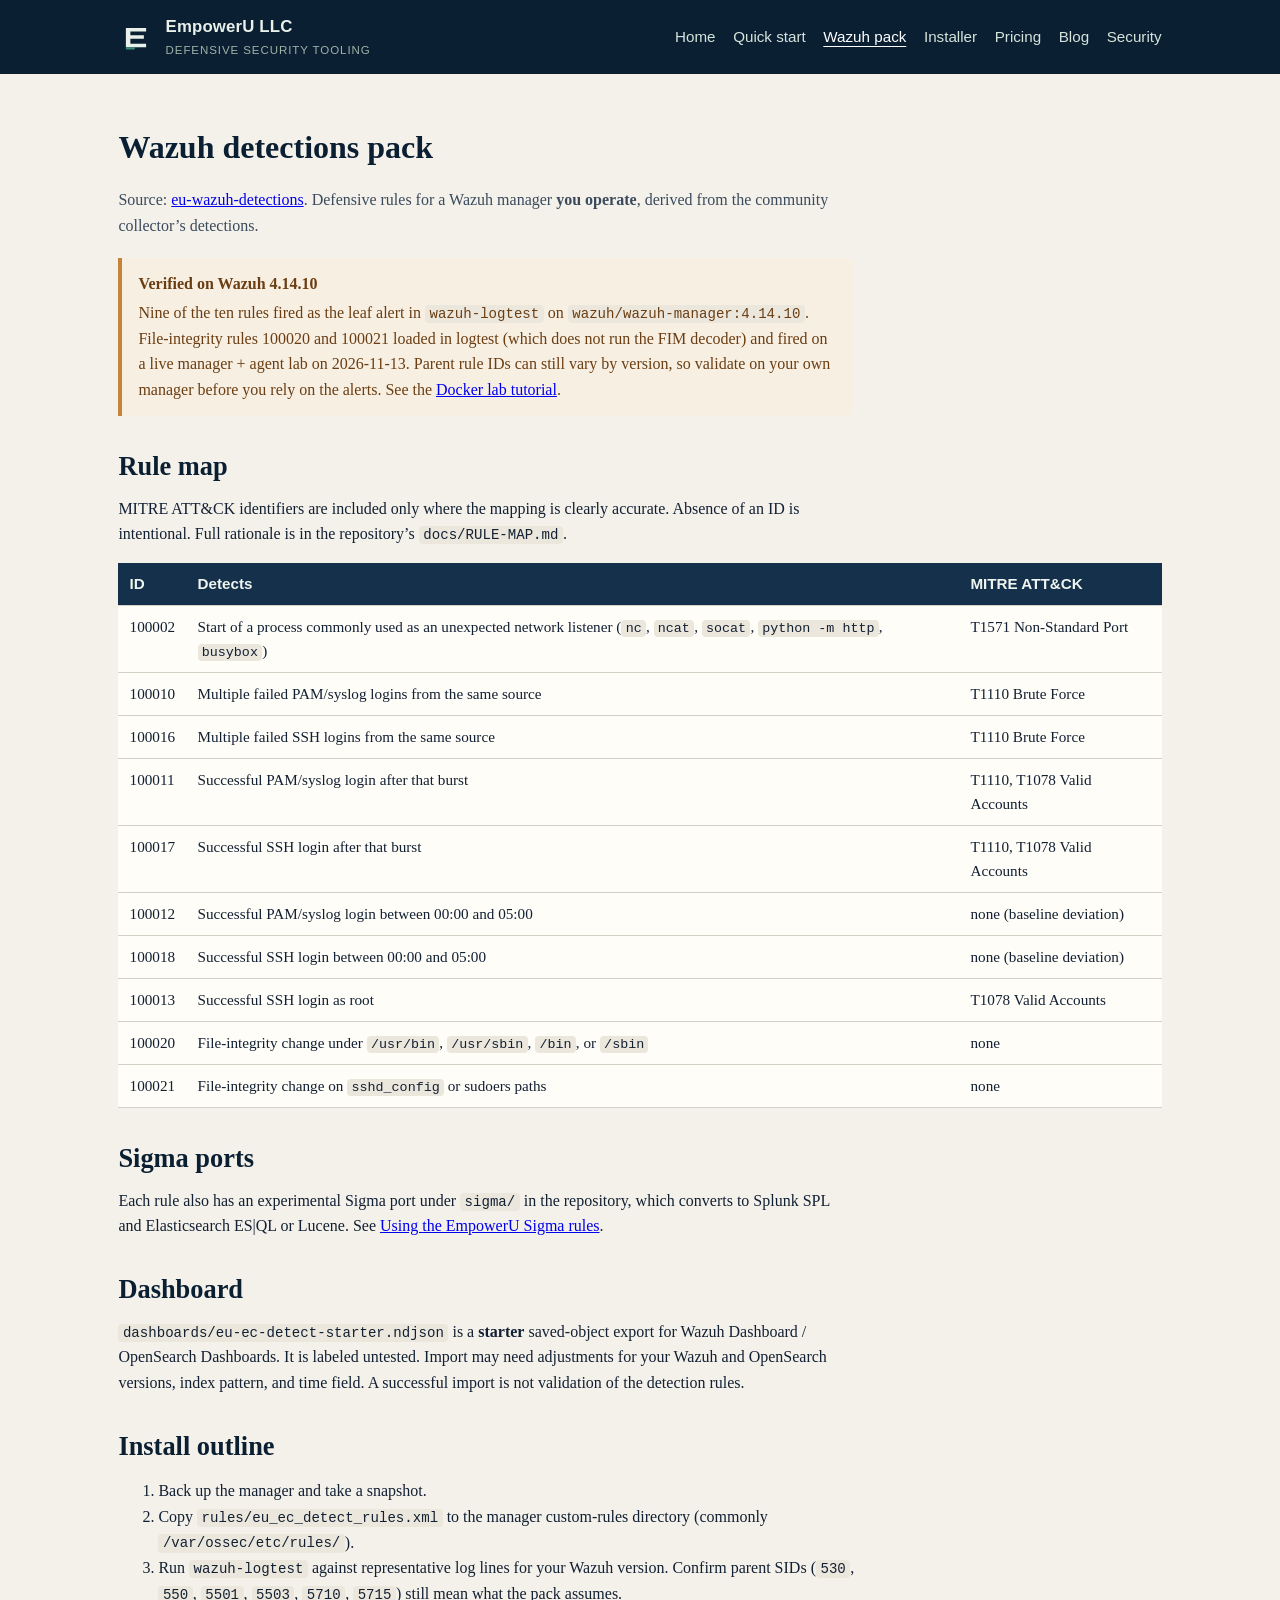
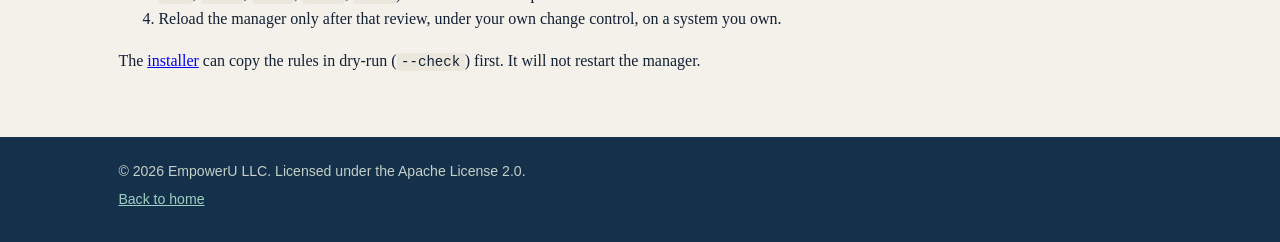
<file: docs/wazuh-pack.html>
<!DOCTYPE html>
<html lang="en">
<head>
  <meta charset="utf-8">
  <meta name="viewport" content="width=device-width, initial-scale=1">
  <meta name="description" content="EmpowerU Wazuh detections pack: custom rules, starter dashboard, and validation notes.">
  <title>Wazuh pack — EmpowerU LLC</title>
  <link rel="stylesheet" href="../css/styles.css">
  <link rel="icon" href="../assets/mark.svg" type="image/svg+xml">
</head>
<body>
  <a class="skip" href="#content">Skip to content</a>
  <header class="site">
    <div class="wrap">
      <a class="brand" href="../index.html">
        <img src="../assets/mark.svg" alt="">
        <span>EmpowerU LLC<small>Defensive security tooling</small></span>
      </a>
      <nav class="primary" aria-label="Primary">
        <a href="../index.html">Home</a>
        <a href="quick-start.html">Quick start</a>
        <a href="wazuh-pack.html" aria-current="page">Wazuh pack</a>
        <a href="installer.html">Installer</a>
        <a href="pricing.html">Pricing</a>
        <a href="../blog/index.html">Blog</a>
        <a href="security.html">Security</a>
      </nav>
    </div>
  </header>

  <main id="content">
    <div class="wrap prose">
      <h1>Wazuh detections pack</h1>
      <p class="muted">Source: <a href="https://github.com/bravo1alpha95-dev/eu-wazuh-detections">eu-wazuh-detections</a>. Defensive rules for a Wazuh manager <strong>you operate</strong>, derived from the community collector’s detections.</p>

      <div class="callout">
        <strong>Verified on Wazuh 4.14.10</strong>
        Nine of the ten rules fired as the leaf alert in <code>wazuh-logtest</code> on <code>wazuh/wazuh-manager:4.14.10</code>. File-integrity rules 100020 and 100021 loaded in logtest (which does not run the FIM decoder) and fired on a live manager + agent lab on 2026-11-13. Parent rule IDs can still vary by version, so validate on your own manager before you rely on the alerts. See the <a href="../blog/wazuh-docker-lab.html">Docker lab tutorial</a>.
      </div>

      <h2>Rule map</h2>
      <p>MITRE ATT&amp;CK identifiers are included only where the mapping is clearly accurate. Absence of an ID is intentional. Full rationale is in the repository’s <code>docs/RULE-MAP.md</code>.</p>
      <table>
        <thead>
          <tr><th>ID</th><th>Detects</th><th>MITRE ATT&amp;CK</th></tr>
        </thead>
        <tbody>
          <tr><td>100002</td><td>Start of a process commonly used as an unexpected network listener (<code>nc</code>, <code>ncat</code>, <code>socat</code>, <code>python -m http</code>, <code>busybox</code>)</td><td>T1571 Non-Standard Port</td></tr>
          <tr><td>100010</td><td>Multiple failed PAM/syslog logins from the same source</td><td>T1110 Brute Force</td></tr>
          <tr><td>100016</td><td>Multiple failed SSH logins from the same source</td><td>T1110 Brute Force</td></tr>
          <tr><td>100011</td><td>Successful PAM/syslog login after that burst</td><td>T1110, T1078 Valid Accounts</td></tr>
          <tr><td>100017</td><td>Successful SSH login after that burst</td><td>T1110, T1078 Valid Accounts</td></tr>
          <tr><td>100012</td><td>Successful PAM/syslog login between 00:00 and 05:00</td><td>none (baseline deviation)</td></tr>
          <tr><td>100018</td><td>Successful SSH login between 00:00 and 05:00</td><td>none (baseline deviation)</td></tr>
          <tr><td>100013</td><td>Successful SSH login as root</td><td>T1078 Valid Accounts</td></tr>
          <tr><td>100020</td><td>File-integrity change under <code>/usr/bin</code>, <code>/usr/sbin</code>, <code>/bin</code>, or <code>/sbin</code></td><td>none</td></tr>
          <tr><td>100021</td><td>File-integrity change on <code>sshd_config</code> or sudoers paths</td><td>none</td></tr>
        </tbody>
      </table>

      <h2>Sigma ports</h2>
      <p>Each rule also has an experimental Sigma port under <code>sigma/</code> in the repository, which converts to Splunk SPL and Elasticsearch ES|QL or Lucene. See <a href="../blog/sigma-rules.html">Using the EmpowerU Sigma rules</a>.</p>

      <h2>Dashboard</h2>
      <p><code>dashboards/eu-ec-detect-starter.ndjson</code> is a <strong>starter</strong> saved-object export for Wazuh Dashboard / OpenSearch Dashboards. It is labeled untested. Import may need adjustments for your Wazuh and OpenSearch versions, index pattern, and time field. A successful import is not validation of the detection rules.</p>

      <h2>Install outline</h2>
      <ol>
        <li>Back up the manager and take a snapshot.</li>
        <li>Copy <code>rules/eu_ec_detect_rules.xml</code> to the manager custom-rules directory (commonly <code>/var/ossec/etc/rules/</code>).</li>
        <li>Run <code>wazuh-logtest</code> against representative log lines for your Wazuh version. Confirm parent SIDs (<code>530</code>, <code>550</code>, <code>5501</code>, <code>5503</code>, <code>5710</code>, <code>5715</code>) still mean what the pack assumes.</li>
        <li>Reload the manager only after that review, under your own change control, on a system you own.</li>
      </ol>
      <p>The <a href="installer.html">installer</a> can copy the rules in dry-run (<code>--check</code>) first. It will not restart the manager.</p>
    </div>
  </main>

  <footer class="site">
    <div class="wrap">
      <p>© 2026 EmpowerU LLC. Licensed under the Apache License 2.0.</p>
      <p><a href="../index.html">Back to home</a></p>
    </div>
  </footer>
</body>
</html>
</file>
<file: css/styles.css>
/* EmpowerU security tooling site. Self-contained: no webfonts, no third-party scripts. */
:root {
  --ink: #122033;
  --ink-soft: #3a4a5c;
  --paper: #f4f1ea;
  --paper-2: #fffdf8;
  --navy: #0b1f33;
  --navy-2: #14304a;
  --teal: #2f7a6b;
  --teal-2: #3d8b7a;
  --line: #d5d0c6;
  --warn-bg: #f8efe3;
  --warn-ink: #6a3e12;
  --focus: #1d6fd6;
  --max: 68rem;
  --radius: 12px;
  font-synthesis: none;
}

*, *::before, *::after { box-sizing: border-box; }

html { scroll-behavior: smooth; }

body {
  margin: 0;
  font-family: "Iowan Old Style", "Palatino Linotype", Palatino, "Book Antiqua", "Times New Roman", serif;
  color: var(--ink);
  background: var(--paper);
  line-height: 1.6;
  min-height: 100vh;
  display: flex;
  flex-direction: column;
}

.skip {
  position: absolute;
  left: -999px;
  top: 0;
  background: var(--navy);
  color: #fff;
  padding: 0.5rem 1rem;
  z-index: 10;
}
.skip:focus { left: 0; }

header.site {
  background: var(--navy);
  color: #e8f0e9;
}

header.site .wrap {
  max-width: var(--max);
  margin: 0 auto;
  padding: 0.9rem 1.4rem;
  display: flex;
  align-items: center;
  justify-content: space-between;
  gap: 1rem;
  flex-wrap: wrap;
}

.brand {
  display: flex;
  align-items: center;
  gap: 0.75rem;
  color: inherit;
  text-decoration: none;
  font-weight: 650;
  letter-spacing: 0.01em;
}
.brand img { width: 2.2rem; height: 2.2rem; display: block; }
.brand span { font-family: "Segoe UI", "Helvetica Neue", Helvetica, Arial, sans-serif; font-size: 1.05rem; }
.brand small {
  display: block;
  font-weight: 400;
  font-size: 0.72rem;
  letter-spacing: 0.08em;
  text-transform: uppercase;
  color: #9fb3a8;
}

nav.primary { display: flex; flex-wrap: wrap; gap: 0.3rem 1.1rem; }
nav.primary a {
  color: #d5e4db;
  text-decoration: none;
  font-family: "Segoe UI", "Helvetica Neue", Helvetica, Arial, sans-serif;
  font-size: 0.95rem;
}
nav.primary a:hover, nav.primary a[aria-current="page"] {
  color: #fff;
  text-decoration: underline;
  text-underline-offset: 0.25em;
}

main { flex: 1; }
main .wrap, footer .wrap {
  max-width: var(--max);
  margin: 0 auto;
  padding: 2rem 1.4rem 3rem;
}

.hero {
  background:
    radial-gradient(1200px 400px at 10% -10%, rgba(61, 139, 122, 0.18), transparent 50%),
    var(--navy);
  color: #eef4ef;
  padding: 3.2rem 0 3.4rem;
}
.hero .wrap { padding-top: 0; padding-bottom: 0; }
.hero h1 {
  font-size: clamp(2rem, 4vw, 2.9rem);
  line-height: 1.15;
  margin: 0 0 0.8rem;
  font-weight: 650;
  max-width: 20ch;
}
.hero p.lede {
  font-size: 1.2rem;
  max-width: 42rem;
  margin: 0 0 1.5rem;
  color: #c9d7ce;
}
.actions { display: flex; flex-wrap: wrap; gap: 0.7rem; }

a.btn, a.btn-secondary {
  font-family: "Segoe UI", "Helvetica Neue", Helvetica, Arial, sans-serif;
  display: inline-block;
  padding: 0.6rem 1.05rem;
  border-radius: 999px;
  text-decoration: none;
  font-weight: 600;
  font-size: 0.95rem;
}
a.btn { background: var(--teal-2); color: #07211c; }
a.btn:hover { background: #4ea08e; }
a.btn-secondary { background: transparent; color: #e8f0e9; border: 1px solid #8aa196; }
a.btn-secondary:hover { border-color: #fff; color: #fff; }

h1, h2, h3 { font-weight: 650; line-height: 1.2; color: var(--navy); }
.hero h1 { color: #fff; }
h2 { font-size: 1.65rem; margin: 2.2rem 0 0.8rem; }
h3 { font-size: 1.15rem; margin: 1.4rem 0 0.5rem; }

p { margin: 0 0 1rem; }
.prose p, .prose li { max-width: 46rem; }
.muted { color: var(--ink-soft); }

.cards {
  display: grid;
  grid-template-columns: repeat(auto-fit, minmax(16.5rem, 1fr));
  gap: 1rem;
  margin: 1.2rem 0 2rem;
}
.card {
  background: var(--paper-2);
  border: 1px solid var(--line);
  border-radius: var(--radius);
  padding: 1.15rem 1.2rem 1.25rem;
  display: flex;
  flex-direction: column;
  gap: 0.4rem;
}
.card h3 { margin: 0; }
.card p { margin: 0; flex: 1; }
.card a { font-family: "Segoe UI", "Helvetica Neue", Helvetica, Arial, sans-serif; color: var(--teal); font-weight: 600; text-decoration: none; }
.card a:hover { text-decoration: underline; }

ul.principles { padding-left: 1.2rem; }
ul.principles li { margin: 0.35rem 0; }

.callout {
  background: var(--warn-bg);
  color: var(--warn-ink);
  border-left: 4px solid #c4843a;
  padding: 0.85rem 1rem;
  border-radius: 0 8px 8px 0;
  margin: 1.2rem 0;
  max-width: 46rem;
}
.callout strong { display: block; margin-bottom: 0.2rem; }

table {
  width: 100%;
  border-collapse: collapse;
  font-size: 0.95rem;
  background: var(--paper-2);
  margin: 1rem 0 1.5rem;
  overflow-x: auto;
  display: block;
  max-width: 100%;
}
th, td {
  text-align: left;
  padding: 0.55rem 0.7rem;
  border-bottom: 1px solid var(--line);
  vertical-align: top;
}
th { background: var(--navy-2); color: #eef4ef; font-family: "Segoe UI", "Helvetica Neue", Helvetica, Arial, sans-serif; font-weight: 600; }
code, kbd {
  font-family: "SFMono-Regular", "Cascadia Code", "Consolas", "Liberation Mono", Menlo, monospace;
  font-size: 0.88em;
  background: #ece7dc;
  padding: 0.08em 0.32em;
  border-radius: 4px;
}
pre {
  background: var(--navy);
  color: #e6eee8;
  padding: 1rem 1.1rem;
  border-radius: 8px;
  overflow-x: auto;
  max-width: 50rem;
}
pre code { background: transparent; color: inherit; padding: 0; font-size: 0.86rem; }

footer.site {
  background: var(--navy-2);
  color: #c5d0c8;
  font-family: "Segoe UI", "Helvetica Neue", Helvetica, Arial, sans-serif;
  font-size: 0.88rem;
}
footer.site .wrap { padding-top: 1.4rem; padding-bottom: 1.6rem; }
footer.site a { color: #9fd0c3; }
footer.site p { margin: 0 0 0.35rem; max-width: 50rem; }

a:focus-visible, button:focus-visible {
  outline: 3px solid var(--focus);
  outline-offset: 2px;
}

@media (prefers-reduced-motion: reduce) {
  html { scroll-behavior: auto; }
}

@media (max-width: 40rem) {
  .hero { padding: 2.2rem 0; }
  .hero h1 { max-width: none; }
}

/* Blog / tutorials */
.post-meta { font-family: "Segoe UI", "Helvetica Neue", Helvetica, Arial, sans-serif; font-size: 0.9rem; color: var(--ink-soft); margin: 0 0 0.6rem; }
.post-meta a { color: var(--teal); }
.card .post-meta { flex: 0; margin: 0; }
.card h3 a { color: var(--navy); text-decoration: none; font-weight: 650; font-size: inherit; }
.card h3 a:hover { color: var(--teal); text-decoration: underline; }
.post h1 { margin-top: 0.4rem; }
.lede-dark { font-size: 1.08rem; }
.post-nav { margin-top: 2rem; }

/* Pricing plans and the Book a pilot form */
.frame-line {
  font-family: "Segoe UI", "Helvetica Neue", Helvetica, Arial, sans-serif;
  font-weight: 600;
  margin: 0 0 0.25rem;
  color: var(--navy);
}
.motto { margin-top: 0; }
.plans { margin-top: 1rem; }
.card .price {
  font-family: "Segoe UI", "Helvetica Neue", Helvetica, Arial, sans-serif;
  color: var(--navy);
  margin: 0.15rem 0 0.6rem;
  line-height: 1.45;
}
.price-amount { font-size: 1.35rem; font-weight: 650; }

.pilot-form {
  max-width: 32rem;
  margin: 1.2rem 0 1rem;
  padding: 1.15rem 1.2rem 1.3rem;
  background: var(--paper-2);
  border: 1px solid var(--line);
  border-radius: var(--radius);
}
.field { margin: 0 0 1rem; }
.field label {
  display: block;
  font-family: "Segoe UI", "Helvetica Neue", Helvetica, Arial, sans-serif;
  font-weight: 600;
  margin: 0 0 0.3rem;
}
.req { font-weight: 400; color: var(--ink-soft); font-size: 0.9em; }
.field input,
.field select,
.field textarea {
  width: 100%;
  max-width: 32rem;
  font: inherit;
  color: var(--ink);
  background: #fff;
  border: 1px solid var(--line);
  border-radius: 8px;
  padding: 0.5rem 0.65rem;
}
.field textarea { resize: vertical; min-height: 8rem; }
.field input:focus-visible,
.field select:focus-visible,
.field textarea:focus-visible {
  outline: 3px solid var(--focus);
  outline-offset: 2px;
}
.field [aria-invalid="true"] {
  border-color: #9a2d16;
}
.hint, .field-error { font-size: 0.9rem; margin: 0.35rem 0 0; }
.hint { color: var(--ink-soft); }
.field-error { color: #9a2d16; }
.form-errors {
  background: var(--warn-bg);
  color: var(--warn-ink);
  border-left: 4px solid #c4843a;
  padding: 0.75rem 1rem;
  border-radius: 0 8px 8px 0;
  margin: 1rem 0;
  max-width: 32rem;
}
button.btn {
  font-family: "Segoe UI", "Helvetica Neue", Helvetica, Arial, sans-serif;
  display: inline-block;
  padding: 0.6rem 1.05rem;
  border-radius: 999px;
  border: 0;
  text-decoration: none;
  font-weight: 600;
  font-size: 0.95rem;
  background: var(--teal-2);
  color: #07211c;
  cursor: pointer;
}
button.btn:hover { background: #4ea08e; }
.noscript-note { max-width: 32rem; }
</file>
